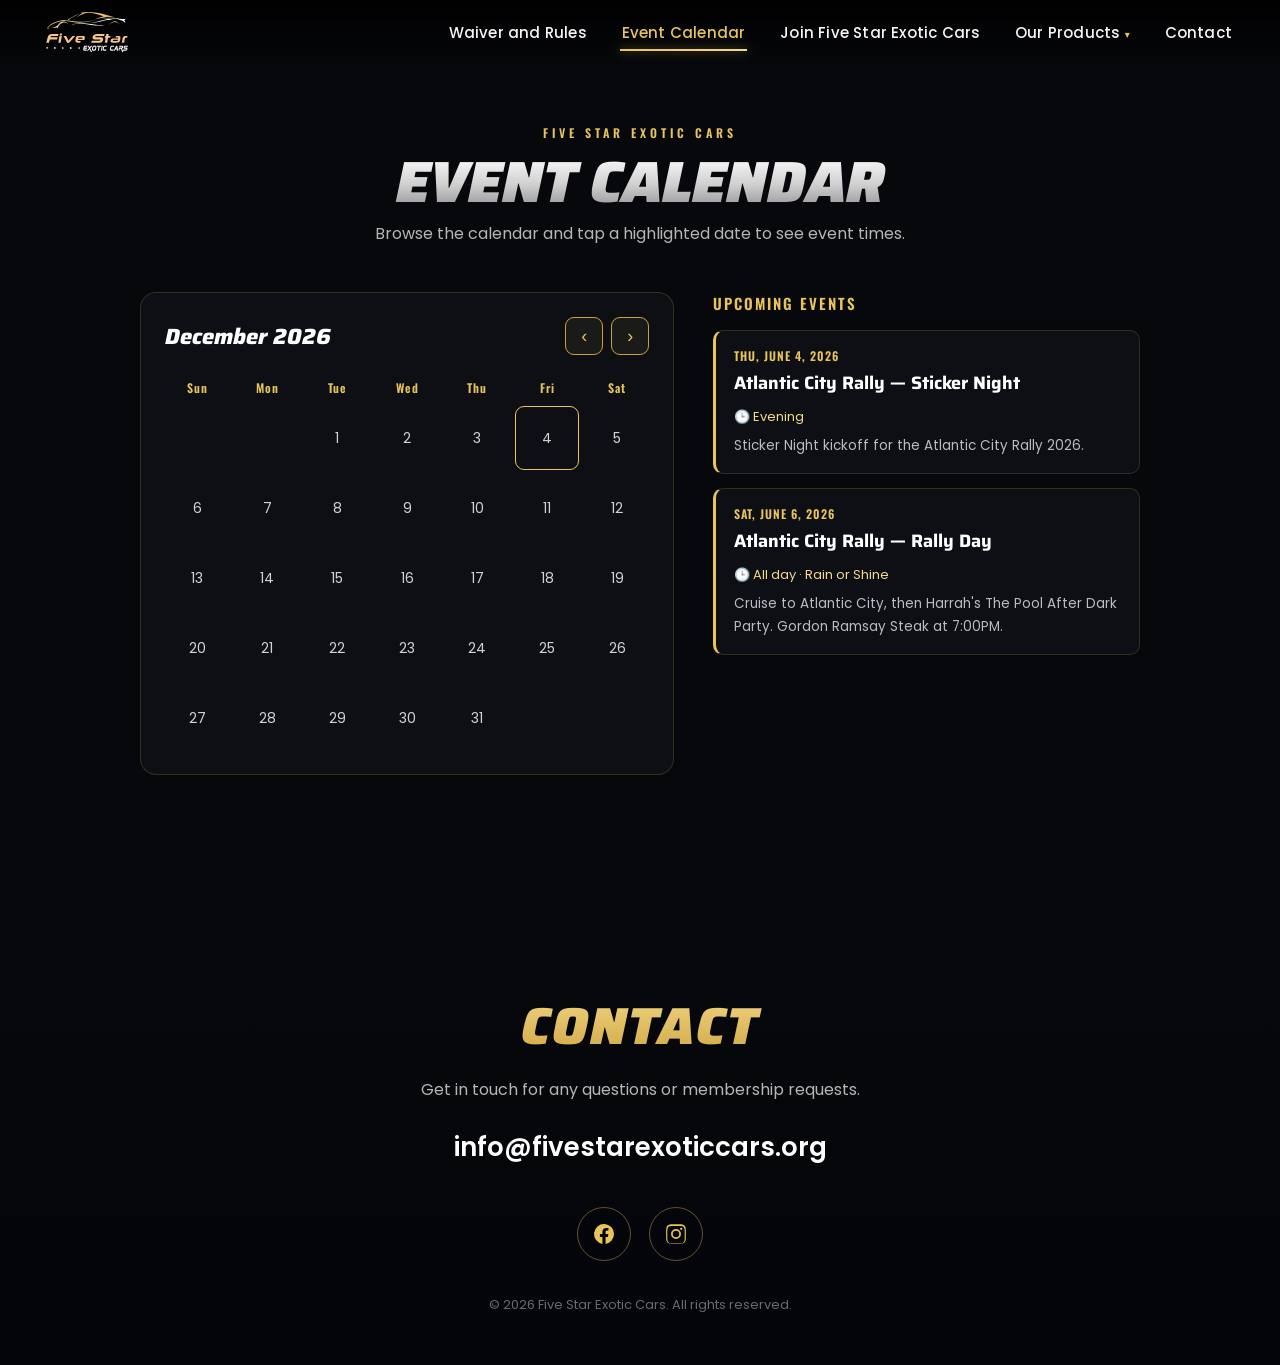
<file: event-calendar.html>
<!DOCTYPE html>
<html lang="en">
<head>
  <meta charset="UTF-8" />
  <meta name="viewport" content="width=device-width, initial-scale=1.0" />
  <meta name="description" content="Event Calendar — Five Star Exotic Cars upcoming events and rally dates." />
  <title>Event Calendar — Five Star Exotic Cars</title>

  <link rel="preconnect" href="https://fonts.googleapis.com" />
  <link rel="preconnect" href="https://fonts.gstatic.com" crossorigin />
  <link href="https://fonts.googleapis.com/css2?family=Saira+Condensed:wght@700;800;900&family=Kaushan+Script&family=Poppins:ital,wght@0,400;0,500;0,600;0,700;0,800;1,800;1,900&family=Saira:ital,wght@0,700;0,900;1,900&family=Oswald:wght@300;400;600&display=swap" rel="stylesheet" />

  <link rel="stylesheet" href="css/style.css?v=5" />
</head>
<body class="legal-page">

  <!-- ============ NAVBAR ============ -->
  <header class="navbar scrolled" id="navbar">
    <a href="index.html" class="brand" aria-label="Five Star Exotic Cars home">
      <img src="logo.svg" alt="Five Star Exotic Cars" class="brand__logo"
           onerror="this.style.display='none';this.nextElementSibling.style.display='flex';" />
      <span class="brand__fallback" aria-hidden="true">
        <strong>FIVE STAR</strong><em>Exotic Cars</em>
      </span>
    </a>

    <nav class="nav" aria-label="Main menu">
      <ul class="nav__list" id="navList">
        <li><a href="waiver-and-rules.html" class="nav__link">Waiver and Rules</a></li>
        <li><a href="event-calendar.html" class="nav__link nav__link--active">Event Calendar</a></li>
        <li><a href="join.html"           class="nav__link">Join Five Star Exotic Cars</a></li>
        <li class="nav__item--dropdown">
          <a href="products.html" class="nav__link">Our Products <span class="nav__caret" aria-hidden="true">▾</span></a>
          <ul class="nav__dropdown">
            <li><a href="five-star-hats.html" class="nav__dropdown-link">Five Star Hats</a></li>
            <li><a href="five-star-tshirt.html" class="nav__dropdown-link">Five Star Tshirt</a></li>
          </ul>
        </li>
        <li><a href="#contact"  class="nav__link">Contact</a></li>
      </ul>
    </nav>

    <button class="nav-toggle" id="navToggle" aria-label="Toggle menu" aria-expanded="false">
      <span></span><span></span><span></span>
    </button>
  </header>

  <!-- ============ CALENDAR ============ -->
  <main class="cal-page">
    <div class="cal-head">
      <span class="shop__tag">FIVE STAR EXOTIC CARS</span>
      <h1>EVENT CALENDAR</h1>
      <p>Browse the calendar and tap a highlighted date to see event times.</p>
    </div>

    <div class="cal-layout">
      <!-- Calendar -->
      <div class="calendar">
        <div class="calendar__top">
          <span class="calendar__month" id="calMonth">—</span>
          <div class="calendar__nav">
            <button type="button" id="calPrev" aria-label="Previous month">‹</button>
            <button type="button" id="calNext" aria-label="Next month">›</button>
          </div>
        </div>
        <div class="calendar__grid" id="calDow"></div>
        <div class="calendar__grid" id="calGrid"></div>
      </div>

      <!-- Events -->
      <aside class="cal-events">
        <h2 id="calEventsTitle">Upcoming Events</h2>
        <div id="calEventsList"></div>
      </aside>
    </div>
  </main>

  <!-- ============ CONTACT ============ -->
  <footer class="contact" id="contact">
    <div class="contact__inner">
      <h2 class="contact__title">CONTACT</h2>
      <p class="contact__lead">Get in touch for any questions or membership requests.</p>

      <a href="mailto:info@fivestarexoticcars.org" class="contact__email">info@fivestarexoticcars.org</a>

      <div class="contact__social">
        <a href="https://www.facebook.com/groups/739974193975762" target="_blank" rel="noopener"
           class="social social--fb" aria-label="Facebook Group">
          <svg viewBox="0 0 24 24" aria-hidden="true"><path fill="currentColor" d="M22 12a10 10 0 1 0-11.56 9.88v-6.99H7.9V12h2.54V9.8c0-2.5 1.49-3.89 3.78-3.89 1.09 0 2.24.2 2.24.2v2.46h-1.26c-1.24 0-1.63.77-1.63 1.56V12h2.78l-.44 2.89h-2.34v6.99A10 10 0 0 0 22 12Z"/></svg>
        </a>
        <a href="https://www.instagram.com/five_star_exotic_cars/" target="_blank" rel="noopener"
           class="social social--ig" aria-label="Instagram">
          <svg viewBox="0 0 24 24" aria-hidden="true"><path fill="currentColor" d="M12 2.16c3.2 0 3.58.01 4.85.07 1.17.05 1.8.25 2.23.41.56.22.96.48 1.38.9.42.42.68.82.9 1.38.16.42.36 1.06.41 2.23.06 1.27.07 1.65.07 4.85s-.01 3.58-.07 4.85c-.05 1.17-.25 1.8-.41 2.23-.22.56-.48.96-.9 1.38-.42.42-.82.68-1.38.9-.42.16-1.06.36-2.23.41-1.27.06-1.65.07-4.85.07s-3.58-.01-4.85-.07c-1.17-.05-1.8-.25-2.23-.41a3.7 3.7 0 0 1-1.38-.9 3.7 3.7 0 0 1-.9-1.38c-.16-.42-.36-1.06-.41-2.23C2.17 15.58 2.16 15.2 2.16 12s.01-3.58.07-4.85c.05-1.17.25-1.8.41-2.23.22-.56.48-.96.9-1.38.42-.42.82-.68 1.38-.9.42-.16 1.06-.36 2.23-.41C8.42 2.17 8.8 2.16 12 2.16Zm0 1.8c-3.15 0-3.52.01-4.76.07-.92.04-1.42.2-1.75.33-.44.17-.75.37-1.08.7-.33.33-.53.64-.7 1.08-.13.33-.29.83-.33 1.75-.06 1.24-.07 1.61-.07 4.76s.01 3.52.07 4.76c.04.92.2 1.42.33 1.75.17.44.37.75.7 1.08.33.33.64.53 1.08.7.33.13.83.29 1.75.33 1.24.06 1.61.07 4.76.07s3.52-.01 4.76-.07c.92-.04 1.42-.2 1.75-.33.44-.17.75-.37 1.08-.7.33-.33.53-.64.7-1.08.13-.33.29-.83.33-1.75.06-1.24.07-1.61.07-4.76s-.01-3.52-.07-4.76c-.04-.92-.2-1.42-.33-1.75a2.9 2.9 0 0 0-.7-1.08 2.9 2.9 0 0 0-1.08-.7c-.33-.13-.83-.29-1.75-.33-1.24-.06-1.61-.07-4.76-.07Zm0 3.07a4.97 4.97 0 1 1 0 9.94 4.97 4.97 0 0 1 0-9.94Zm0 8.2a3.23 3.23 0 1 0 0-6.46 3.23 3.23 0 0 0 0 6.46Zm6.34-8.4a1.16 1.16 0 1 1-2.32 0 1.16 1.16 0 0 1 2.32 0Z"/></svg>
        </a>
      </div>

      <p class="contact__copy">© 2026 Five Star Exotic Cars. All rights reserved.</p>
    </div>
  </footer>

  <script src="js/main.js?v=5"></script>
</body>
</html>
</file>
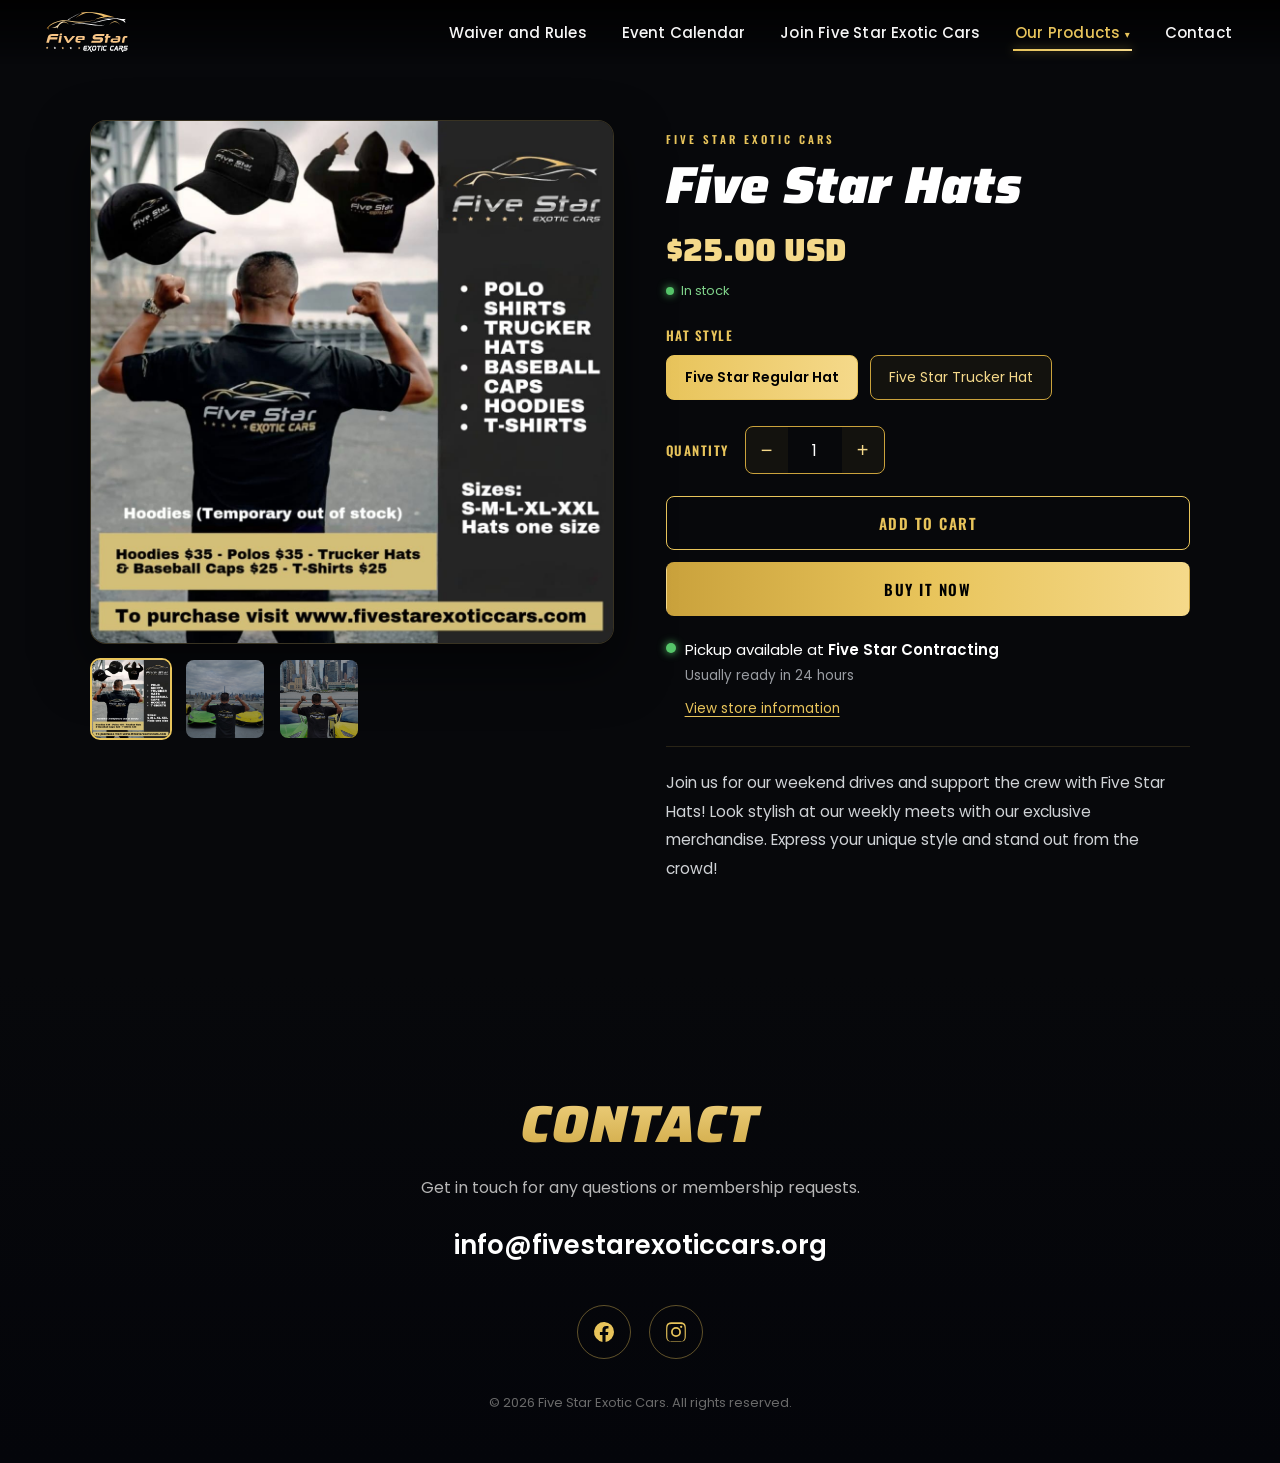
<file: five-star-hats.html>
<!DOCTYPE html>
<html lang="en">
<head>
  <meta charset="UTF-8" />
  <meta name="viewport" content="width=device-width, initial-scale=1.0" />
  <meta name="description" content="Five Star Hats — Five Star Exotic Cars exclusive merchandise. $25.00 USD." />
  <title>Five Star Hats — Five Star Exotic Cars</title>

  <link rel="preconnect" href="https://fonts.googleapis.com" />
  <link rel="preconnect" href="https://fonts.gstatic.com" crossorigin />
  <link href="https://fonts.googleapis.com/css2?family=Saira+Condensed:wght@700;800;900&family=Kaushan+Script&family=Poppins:ital,wght@0,400;0,500;0,600;0,700;0,800;1,800;1,900&family=Saira:ital,wght@0,700;0,900;1,900&family=Oswald:wght@300;400;600&display=swap" rel="stylesheet" />

  <link rel="stylesheet" href="css/style.css?v=5" />
</head>
<body class="legal-page">

  <!-- ============ NAVBAR ============ -->
  <header class="navbar scrolled" id="navbar">
    <a href="index.html" class="brand" aria-label="Five Star Exotic Cars home">
      <img src="logo.svg" alt="Five Star Exotic Cars" class="brand__logo"
           onerror="this.style.display='none';this.nextElementSibling.style.display='flex';" />
      <span class="brand__fallback" aria-hidden="true">
        <strong>FIVE STAR</strong><em>Exotic Cars</em>
      </span>
    </a>

    <nav class="nav" aria-label="Main menu">
      <ul class="nav__list" id="navList">
        <li><a href="waiver-and-rules.html" class="nav__link">Waiver and Rules</a></li>
        <li><a href="event-calendar.html" class="nav__link">Event Calendar</a></li>
        <li><a href="join.html"           class="nav__link">Join Five Star Exotic Cars</a></li>
        <li class="nav__item--dropdown">
          <a href="products.html" class="nav__link nav__link--active">Our Products <span class="nav__caret" aria-hidden="true">▾</span></a>
          <ul class="nav__dropdown">
            <li><a href="five-star-hats.html" class="nav__dropdown-link">Five Star Hats</a></li>
            <li><a href="five-star-tshirt.html" class="nav__dropdown-link">Five Star Tshirt</a></li>
          </ul>
        </li>
        <li><a href="#contact"  class="nav__link">Contact</a></li>
      </ul>
    </nav>

    <button class="nav-toggle" id="navToggle" aria-label="Toggle menu" aria-expanded="false">
      <span></span><span></span><span></span>
    </button>
  </header>

  <!-- ============ PRODUCT ============ -->
  <main class="product">
    <div class="product__grid">

      <!-- Gallery -->
      <div class="product__gallery">
        <div class="product__main">
          <img src="hat1.jpg" alt="Five Star Hats" id="productMain" />
        </div>
        <div class="product__thumbs" id="productThumbs">
          <div class="product__thumb active"><img src="hat1.jpg" alt="Five Star Hats merch" /></div>
          <div class="product__thumb"><img src="hat2.jpg" alt="Five Star Exotic Cars" /></div>
          <div class="product__thumb"><img src="hat3.jpg" alt="Five Star Exotic Cars" /></div>
        </div>
      </div>

      <!-- Info -->
      <div class="product__info">
        <span class="product__tag">FIVE STAR EXOTIC CARS</span>
        <h1 class="product__title">Five Star Hats</h1>
        <div class="product__price">$25.00 USD</div>
        <div class="product__stock">In stock</div>

        <span class="opt-label">Hat Style</span>
        <div class="opt-list" id="hatOptions">
          <button type="button" class="opt active">Five Star Regular Hat</button>
          <button type="button" class="opt">Five Star Trucker Hat</button>
        </div>

        <div class="product__qtyrow">
          <span class="opt-label" style="margin:0">Quantity</span>
          <div class="qty">
            <button type="button" data-step="-1" aria-label="Decrease">−</button>
            <input type="number" id="qty" value="1" min="1" />
            <button type="button" data-step="1" aria-label="Increase">+</button>
          </div>
        </div>

        <div class="product__buttons">
          <button type="button" class="btn--cart" id="addToCart">Add to cart</button>
          <button type="button" class="btn--buy" id="buyNow">Buy it now</button>
        </div>

        <div class="product__pickup">
          <p class="product__pickup-title"><span class="dot"></span><span>Pickup available at <strong>Five Star Contracting</strong></span></p>
          <p class="product__pickup-sub">Usually ready in 24 hours</p>
          <button type="button" class="product__pickup-link" aria-expanded="false">View store information</button>
          <div class="product__store-info" hidden>
            <strong>Five Star Contracting</strong>
            Usually ready in 24 hours<br />
            <a href="mailto:info@fivestarexoticcars.org">info@fivestarexoticcars.org</a>
          </div>
        </div>

        <p class="product__desc">Join us for our weekend drives and support the crew with Five Star Hats! Look stylish at our weekly meets with our exclusive merchandise. Express your unique style and stand out from the crowd!</p>
      </div>

    </div>
  </main>

  <div class="toast" id="toast" role="status" aria-live="polite"></div>

  <!-- ============ CONTACT ============ -->
  <footer class="contact" id="contact">
    <div class="contact__inner">
      <h2 class="contact__title">CONTACT</h2>
      <p class="contact__lead">Get in touch for any questions or membership requests.</p>

      <a href="mailto:info@fivestarexoticcars.org" class="contact__email">info@fivestarexoticcars.org</a>

      <div class="contact__social">
        <a href="https://www.facebook.com/groups/739974193975762" target="_blank" rel="noopener"
           class="social social--fb" aria-label="Facebook Group">
          <svg viewBox="0 0 24 24" aria-hidden="true"><path fill="currentColor" d="M22 12a10 10 0 1 0-11.56 9.88v-6.99H7.9V12h2.54V9.8c0-2.5 1.49-3.89 3.78-3.89 1.09 0 2.24.2 2.24.2v2.46h-1.26c-1.24 0-1.63.77-1.63 1.56V12h2.78l-.44 2.89h-2.34v6.99A10 10 0 0 0 22 12Z"/></svg>
        </a>
        <a href="https://www.instagram.com/five_star_exotic_cars/" target="_blank" rel="noopener"
           class="social social--ig" aria-label="Instagram">
          <svg viewBox="0 0 24 24" aria-hidden="true"><path fill="currentColor" d="M12 2.16c3.2 0 3.58.01 4.85.07 1.17.05 1.8.25 2.23.41.56.22.96.48 1.38.9.42.42.68.82.9 1.38.16.42.36 1.06.41 2.23.06 1.27.07 1.65.07 4.85s-.01 3.58-.07 4.85c-.05 1.17-.25 1.8-.41 2.23-.22.56-.48.96-.9 1.38-.42.42-.82.68-1.38.9-.42.16-1.06.36-2.23.41-1.27.06-1.65.07-4.85.07s-3.58-.01-4.85-.07c-1.17-.05-1.8-.25-2.23-.41a3.7 3.7 0 0 1-1.38-.9 3.7 3.7 0 0 1-.9-1.38c-.16-.42-.36-1.06-.41-2.23C2.17 15.58 2.16 15.2 2.16 12s.01-3.58.07-4.85c.05-1.17.25-1.8.41-2.23.22-.56.48-.96.9-1.38.42-.42.82-.68 1.38-.9.42-.16 1.06-.36 2.23-.41C8.42 2.17 8.8 2.16 12 2.16Zm0 1.8c-3.15 0-3.52.01-4.76.07-.92.04-1.42.2-1.75.33-.44.17-.75.37-1.08.7-.33.33-.53.64-.7 1.08-.13.33-.29.83-.33 1.75-.06 1.24-.07 1.61-.07 4.76s.01 3.52.07 4.76c.04.92.2 1.42.33 1.75.17.44.37.75.7 1.08.33.33.64.53 1.08.7.33.13.83.29 1.75.33 1.24.06 1.61.07 4.76.07s3.52-.01 4.76-.07c.92-.04 1.42-.2 1.75-.33.44-.17.75-.37 1.08-.7.33-.33.53-.64.7-1.08.13-.33.29-.83.33-1.75.06-1.24.07-1.61.07-4.76s-.01-3.52-.07-4.76c-.04-.92-.2-1.42-.33-1.75a2.9 2.9 0 0 0-.7-1.08 2.9 2.9 0 0 0-1.08-.7c-.33-.13-.83-.29-1.75-.33-1.24-.06-1.61-.07-4.76-.07Zm0 3.07a4.97 4.97 0 1 1 0 9.94 4.97 4.97 0 0 1 0-9.94Zm0 8.2a3.23 3.23 0 1 0 0-6.46 3.23 3.23 0 0 0 0 6.46Zm6.34-8.4a1.16 1.16 0 1 1-2.32 0 1.16 1.16 0 0 1 2.32 0Z"/></svg>
        </a>
      </div>

      <p class="contact__copy">© 2026 Five Star Exotic Cars. All rights reserved.</p>
    </div>
  </footer>

  <script src="js/main.js?v=5"></script>
</body>
</html>
</file>
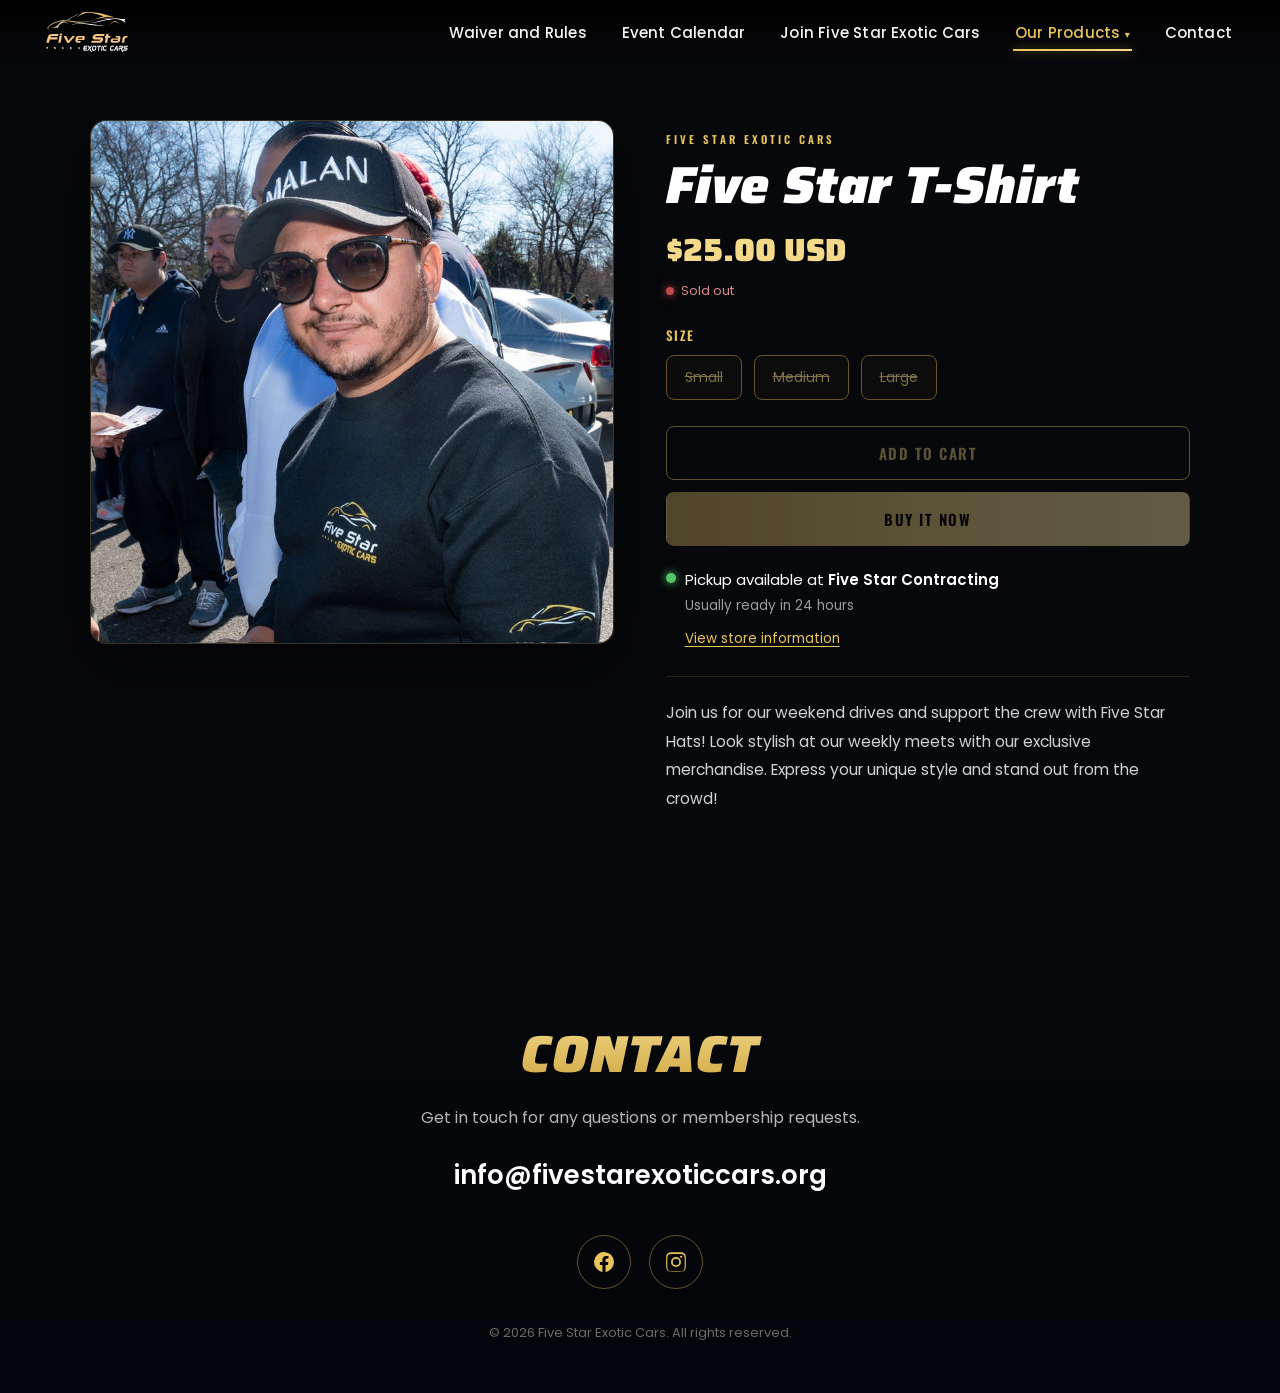
<file: five-star-tshirt.html>
<!DOCTYPE html>
<html lang="en">
<head>
  <meta charset="UTF-8" />
  <meta name="viewport" content="width=device-width, initial-scale=1.0" />
  <meta name="description" content="Five Star T-Shirt — Five Star Exotic Cars exclusive merchandise. $25.00 USD." />
  <title>Five Star T-Shirt — Five Star Exotic Cars</title>

  <link rel="preconnect" href="https://fonts.googleapis.com" />
  <link rel="preconnect" href="https://fonts.gstatic.com" crossorigin />
  <link href="https://fonts.googleapis.com/css2?family=Saira+Condensed:wght@700;800;900&family=Kaushan+Script&family=Poppins:ital,wght@0,400;0,500;0,600;0,700;0,800;1,800;1,900&family=Saira:ital,wght@0,700;0,900;1,900&family=Oswald:wght@300;400;600&display=swap" rel="stylesheet" />

  <link rel="stylesheet" href="css/style.css?v=5" />
</head>
<body class="legal-page">

  <!-- ============ NAVBAR ============ -->
  <header class="navbar scrolled" id="navbar">
    <a href="index.html" class="brand" aria-label="Five Star Exotic Cars home">
      <img src="logo.svg" alt="Five Star Exotic Cars" class="brand__logo"
           onerror="this.style.display='none';this.nextElementSibling.style.display='flex';" />
      <span class="brand__fallback" aria-hidden="true">
        <strong>FIVE STAR</strong><em>Exotic Cars</em>
      </span>
    </a>

    <nav class="nav" aria-label="Main menu">
      <ul class="nav__list" id="navList">
        <li><a href="waiver-and-rules.html" class="nav__link">Waiver and Rules</a></li>
        <li><a href="event-calendar.html" class="nav__link">Event Calendar</a></li>
        <li><a href="join.html"           class="nav__link">Join Five Star Exotic Cars</a></li>
        <li class="nav__item--dropdown">
          <a href="products.html" class="nav__link nav__link--active">Our Products <span class="nav__caret" aria-hidden="true">▾</span></a>
          <ul class="nav__dropdown">
            <li><a href="five-star-hats.html" class="nav__dropdown-link">Five Star Hats</a></li>
            <li><a href="five-star-tshirt.html" class="nav__dropdown-link">Five Star Tshirt</a></li>
          </ul>
        </li>
        <li><a href="#contact"  class="nav__link">Contact</a></li>
      </ul>
    </nav>

    <button class="nav-toggle" id="navToggle" aria-label="Toggle menu" aria-expanded="false">
      <span></span><span></span><span></span>
    </button>
  </header>

  <!-- ============ PRODUCT ============ -->
  <main class="product">
    <div class="product__grid">

      <!-- Gallery -->
      <div class="product__gallery">
        <div class="product__main">
          <img src="tshirt1.jpg" alt="Five Star T-Shirt" id="productMain" />
        </div>
      </div>

      <!-- Info -->
      <div class="product__info">
        <span class="product__tag">FIVE STAR EXOTIC CARS</span>
        <h1 class="product__title">Five Star T-Shirt</h1>
        <div class="product__price">$25.00 USD</div>
        <div class="product__stock product__stock--out">Sold out</div>

        <span class="opt-label">Size</span>
        <div class="opt-list" id="sizeOptions">
          <button type="button" class="opt is-out" disabled>Small</button>
          <button type="button" class="opt is-out" disabled>Medium</button>
          <button type="button" class="opt is-out" disabled>Large</button>
        </div>

        <div class="product__buttons">
          <button type="button" class="btn--cart" disabled>Add to cart</button>
          <button type="button" class="btn--buy" disabled>Buy it now</button>
        </div>

        <div class="product__pickup">
          <p class="product__pickup-title"><span class="dot"></span><span>Pickup available at <strong>Five Star Contracting</strong></span></p>
          <p class="product__pickup-sub">Usually ready in 24 hours</p>
          <button type="button" class="product__pickup-link" aria-expanded="false">View store information</button>
          <div class="product__store-info" hidden>
            <strong>Five Star Contracting</strong>
            Usually ready in 24 hours<br />
            <a href="mailto:info@fivestarexoticcars.org">info@fivestarexoticcars.org</a>
          </div>
        </div>

        <p class="product__desc">Join us for our weekend drives and support the crew with Five Star Hats! Look stylish at our weekly meets with our exclusive merchandise. Express your unique style and stand out from the crowd!</p>
      </div>

    </div>
  </main>

  <!-- ============ CONTACT ============ -->
  <footer class="contact" id="contact">
    <div class="contact__inner">
      <h2 class="contact__title">CONTACT</h2>
      <p class="contact__lead">Get in touch for any questions or membership requests.</p>

      <a href="mailto:info@fivestarexoticcars.org" class="contact__email">info@fivestarexoticcars.org</a>

      <div class="contact__social">
        <a href="https://www.facebook.com/groups/739974193975762" target="_blank" rel="noopener"
           class="social social--fb" aria-label="Facebook Group">
          <svg viewBox="0 0 24 24" aria-hidden="true"><path fill="currentColor" d="M22 12a10 10 0 1 0-11.56 9.88v-6.99H7.9V12h2.54V9.8c0-2.5 1.49-3.89 3.78-3.89 1.09 0 2.24.2 2.24.2v2.46h-1.26c-1.24 0-1.63.77-1.63 1.56V12h2.78l-.44 2.89h-2.34v6.99A10 10 0 0 0 22 12Z"/></svg>
        </a>
        <a href="https://www.instagram.com/five_star_exotic_cars/" target="_blank" rel="noopener"
           class="social social--ig" aria-label="Instagram">
          <svg viewBox="0 0 24 24" aria-hidden="true"><path fill="currentColor" d="M12 2.16c3.2 0 3.58.01 4.85.07 1.17.05 1.8.25 2.23.41.56.22.96.48 1.38.9.42.42.68.82.9 1.38.16.42.36 1.06.41 2.23.06 1.27.07 1.65.07 4.85s-.01 3.58-.07 4.85c-.05 1.17-.25 1.8-.41 2.23-.22.56-.48.96-.9 1.38-.42.42-.82.68-1.38.9-.42.16-1.06.36-2.23.41-1.27.06-1.65.07-4.85.07s-3.58-.01-4.85-.07c-1.17-.05-1.8-.25-2.23-.41a3.7 3.7 0 0 1-1.38-.9 3.7 3.7 0 0 1-.9-1.38c-.16-.42-.36-1.06-.41-2.23C2.17 15.58 2.16 15.2 2.16 12s.01-3.58.07-4.85c.05-1.17.25-1.8.41-2.23.22-.56.48-.96.9-1.38.42-.42.82-.68 1.38-.9.42-.16 1.06-.36 2.23-.41C8.42 2.17 8.8 2.16 12 2.16Zm0 1.8c-3.15 0-3.52.01-4.76.07-.92.04-1.42.2-1.75.33-.44.17-.75.37-1.08.7-.33.33-.53.64-.7 1.08-.13.33-.29.83-.33 1.75-.06 1.24-.07 1.61-.07 4.76s.01 3.52.07 4.76c.04.92.2 1.42.33 1.75.17.44.37.75.7 1.08.33.33.64.53 1.08.7.33.13.83.29 1.75.33 1.24.06 1.61.07 4.76.07s3.52-.01 4.76-.07c.92-.04 1.42-.2 1.75-.33.44-.17.75-.37 1.08-.7.33-.33.53-.64.7-1.08.13-.33.29-.83.33-1.75.06-1.24.07-1.61.07-4.76s-.01-3.52-.07-4.76c-.04-.92-.2-1.42-.33-1.75a2.9 2.9 0 0 0-.7-1.08 2.9 2.9 0 0 0-1.08-.7c-.33-.13-.83-.29-1.75-.33-1.24-.06-1.61-.07-4.76-.07Zm0 3.07a4.97 4.97 0 1 1 0 9.94 4.97 4.97 0 0 1 0-9.94Zm0 8.2a3.23 3.23 0 1 0 0-6.46 3.23 3.23 0 0 0 0 6.46Zm6.34-8.4a1.16 1.16 0 1 1-2.32 0 1.16 1.16 0 0 1 2.32 0Z"/></svg>
        </a>
      </div>

      <p class="contact__copy">© 2026 Five Star Exotic Cars. All rights reserved.</p>
    </div>
  </footer>

  <script src="js/main.js?v=5"></script>
</body>
</html>
</file>
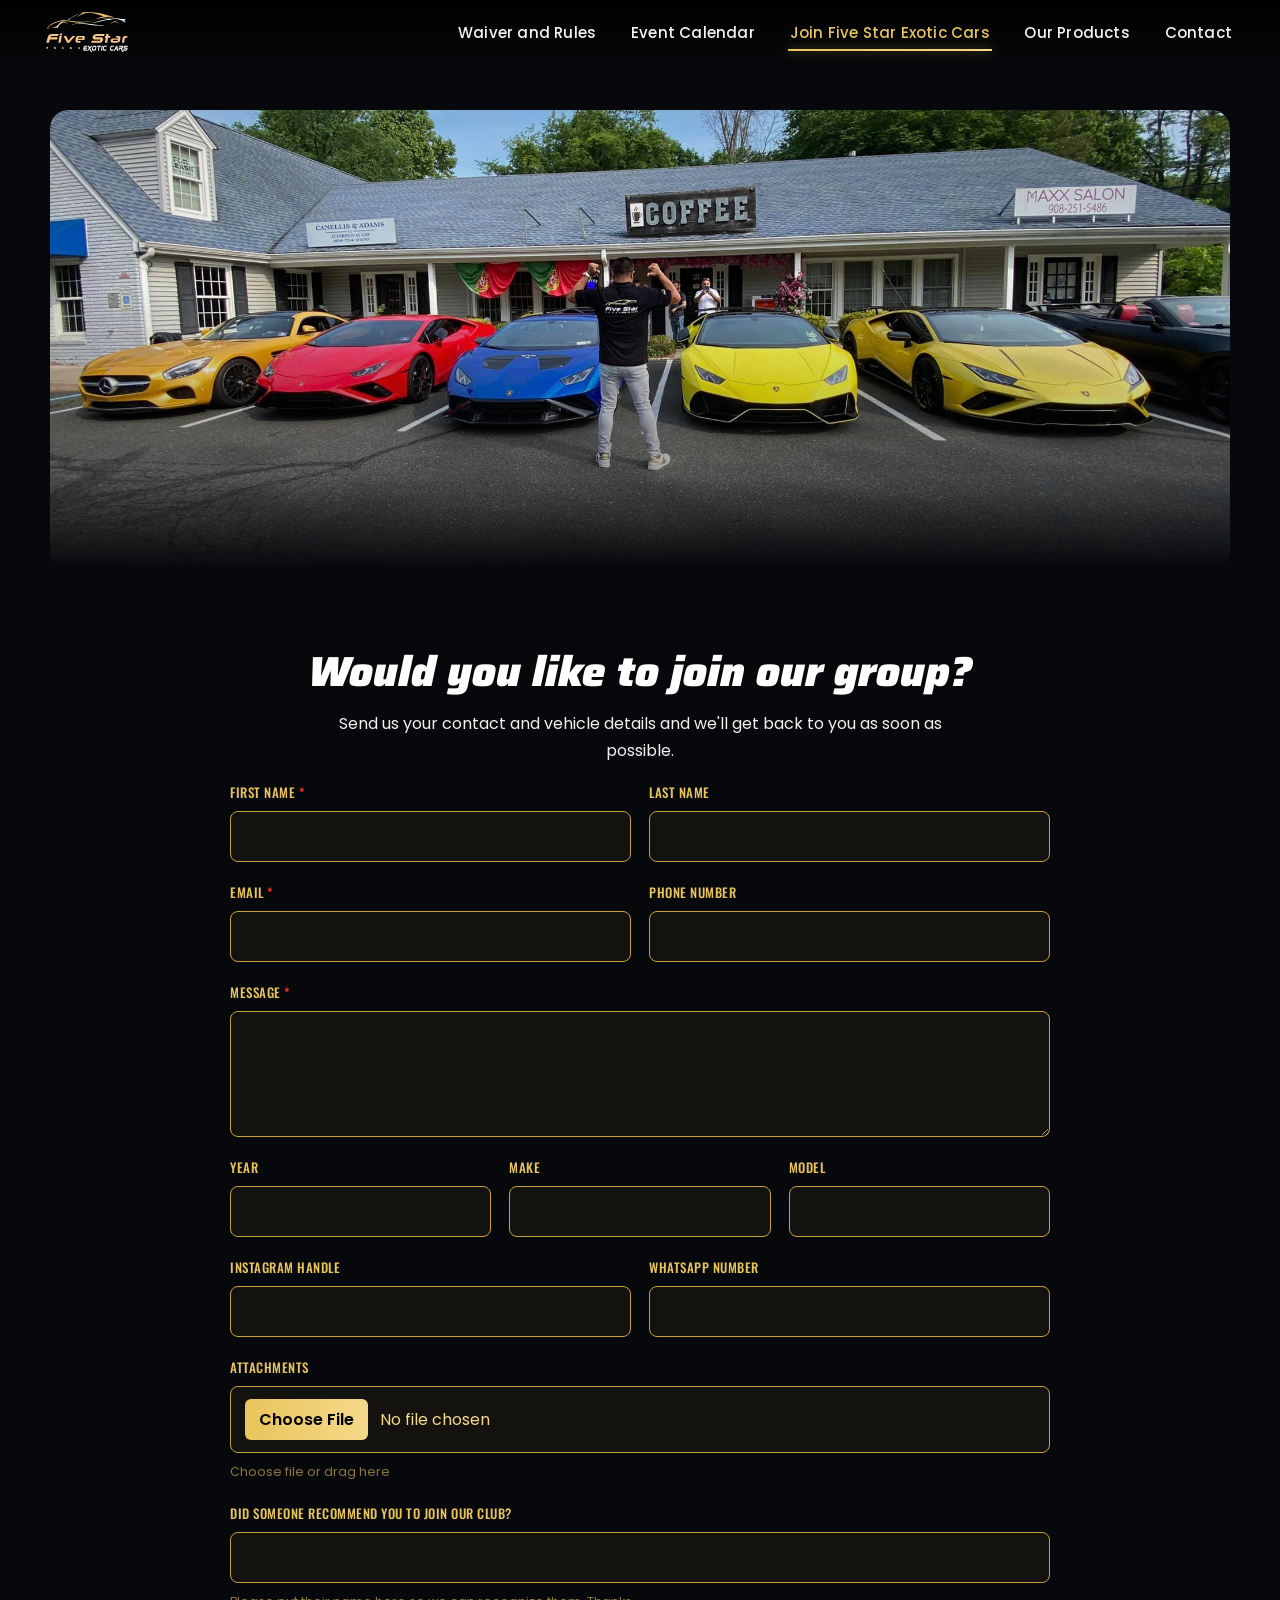
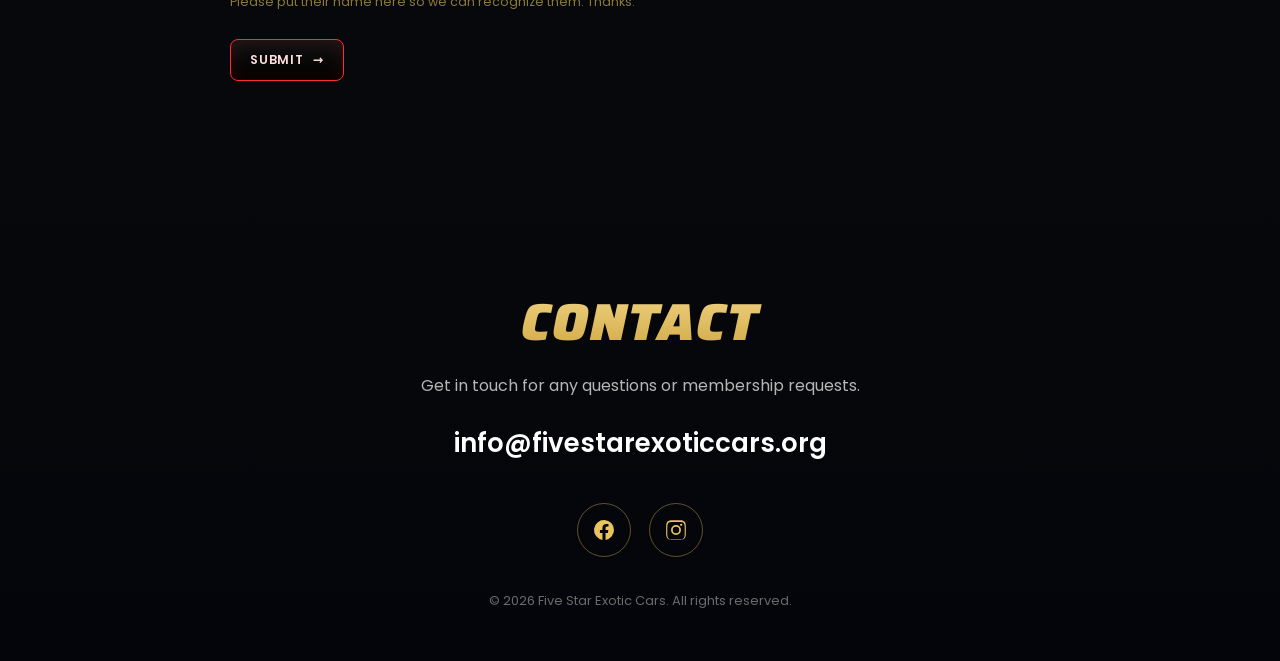
<file: join.html>
<!DOCTYPE html>
<html lang="en">
<head>
  <meta charset="UTF-8" />
  <meta name="viewport" content="width=device-width, initial-scale=1.0" />
  <meta name="description" content="Join Five Star Exotic Cars — Five Star Driver Profile application." />
  <title>Join — Five Star Exotic Cars</title>

  <link rel="preconnect" href="https://fonts.googleapis.com" />
  <link rel="preconnect" href="https://fonts.gstatic.com" crossorigin />
  <link href="https://fonts.googleapis.com/css2?family=Saira+Condensed:wght@700;800;900&family=Kaushan+Script&family=Poppins:ital,wght@0,400;0,500;0,600;0,700;0,800;1,800;1,900&family=Saira:ital,wght@0,700;0,900;1,900&family=Oswald:wght@300;400;600&display=swap" rel="stylesheet" />

  <link rel="stylesheet" href="css/style.css?v=5" />
</head>
<body class="legal-page">

  <!-- ============ NAVBAR ============ -->
  <header class="navbar scrolled" id="navbar">
    <a href="index.html" class="brand" aria-label="Five Star Exotic Cars home">
      <img src="logo.svg" alt="Five Star Exotic Cars" class="brand__logo"
           onerror="this.style.display='none';this.nextElementSibling.style.display='flex';" />
      <span class="brand__fallback" aria-hidden="true">
        <strong>FIVE STAR</strong><em>Exotic Cars</em>
      </span>
    </a>

    <nav class="nav" aria-label="Main menu">
      <ul class="nav__list" id="navList">
        <li><a href="waiver-and-rules.html" class="nav__link">Waiver and Rules</a></li>
        <li><a href="event-calendar.html" class="nav__link">Event Calendar</a></li>
        <li><a href="join.html"           class="nav__link nav__link--active">Join Five Star Exotic Cars</a></li>
        <li><a href="products.html" class="nav__link">Our Products</a></li>
        <li><a href="#contact"  class="nav__link">Contact</a></li>
      </ul>
    </nav>

    <button class="nav-toggle" id="navToggle" aria-label="Toggle menu" aria-expanded="false">
      <span></span><span></span><span></span>
    </button>
  </header>

  <!-- ============ BANNER ============ -->
  <section class="waiver-banner">
    <div class="waiver-banner__frame">
      <img src="join-photo.jpg" alt="Five Star Exotic Cars meet" />
    </div>
  </section>

  <!-- ============ DRIVER PROFILE FORM ============ -->
  <main class="legal waiver-doc">
    <div class="legal__inner">
      <h1 class="doc-h1">Would you like to join our group?</h1>
      <p class="join-intro">Send us your contact and vehicle details and we'll get back to you as soon as possible.</p>

      <form class="waiver-form" id="waiverForm" novalidate>
        <div class="fsform">

          <div class="fsform__row">
            <label class="fsform__field">
              <span class="fsform__label">First name <span class="req">*</span></span>
              <input type="text" name="first_name" required />
            </label>
            <label class="fsform__field">
              <span class="fsform__label">Last name</span>
              <input type="text" name="last_name" />
            </label>
          </div>

          <div class="fsform__row">
            <label class="fsform__field">
              <span class="fsform__label">Email <span class="req">*</span></span>
              <input type="email" name="email" required />
            </label>
            <label class="fsform__field">
              <span class="fsform__label">Phone Number</span>
              <input type="tel" name="phone" />
            </label>
          </div>

          <label class="fsform__field">
            <span class="fsform__label">Message <span class="req">*</span></span>
            <textarea name="message" rows="4" required></textarea>
          </label>

          <div class="fsform__row fsform__row--3">
            <label class="fsform__field">
              <span class="fsform__label">Year</span>
              <input type="text" name="year" />
            </label>
            <label class="fsform__field">
              <span class="fsform__label">Make</span>
              <input type="text" name="make" />
            </label>
            <label class="fsform__field">
              <span class="fsform__label">Model</span>
              <input type="text" name="model" />
            </label>
          </div>

          <div class="fsform__row">
            <label class="fsform__field">
              <span class="fsform__label">Instagram Handle</span>
              <input type="text" name="instagram" />
            </label>
            <label class="fsform__field">
              <span class="fsform__label">Whatsapp Number</span>
              <input type="text" name="whatsapp" />
            </label>
          </div>

          <label class="fsform__field">
            <span class="fsform__label">Attachments</span>
            <input type="file" name="attachments" class="fsform__file" />
            <small class="fsform__hint">Choose file or drag here</small>
          </label>

          <label class="fsform__field">
            <span class="fsform__label">Did someone recommend you to join our club?</span>
            <input type="text" name="recommended" />
            <small class="fsform__hint">Please put their name here so we can recognize them. Thanks.</small>
          </label>

          <button type="submit" class="btn btn--red fsform__submit">
            <span>SUBMIT</span><span class="btn__arrow">→</span>
          </button>
        </div>
      </form>

      <div class="fsform__success" id="waiverSuccess" hidden>
        <h3>Thanks for getting in touch!</h3>
        <p>We appreciate you contacting us. One of our colleagues will get back in touch with you soon!</p>
      </div>
    </div>
  </main>

  <!-- ============ CONTACT ============ -->
  <footer class="contact" id="contact">
    <div class="contact__inner">
      <h2 class="contact__title">CONTACT</h2>
      <p class="contact__lead">Get in touch for any questions or membership requests.</p>

      <a href="mailto:info@fivestarexoticcars.org" class="contact__email">info@fivestarexoticcars.org</a>

      <div class="contact__social">
        <a href="https://www.facebook.com/groups/739974193975762" target="_blank" rel="noopener"
           class="social social--fb" aria-label="Facebook Group">
          <svg viewBox="0 0 24 24" aria-hidden="true"><path fill="currentColor" d="M22 12a10 10 0 1 0-11.56 9.88v-6.99H7.9V12h2.54V9.8c0-2.5 1.49-3.89 3.78-3.89 1.09 0 2.24.2 2.24.2v2.46h-1.26c-1.24 0-1.63.77-1.63 1.56V12h2.78l-.44 2.89h-2.34v6.99A10 10 0 0 0 22 12Z"/></svg>
        </a>
        <a href="https://www.instagram.com/five_star_exotic_cars/" target="_blank" rel="noopener"
           class="social social--ig" aria-label="Instagram">
          <svg viewBox="0 0 24 24" aria-hidden="true"><path fill="currentColor" d="M12 2.16c3.2 0 3.58.01 4.85.07 1.17.05 1.8.25 2.23.41.56.22.96.48 1.38.9.42.42.68.82.9 1.38.16.42.36 1.06.41 2.23.06 1.27.07 1.65.07 4.85s-.01 3.58-.07 4.85c-.05 1.17-.25 1.8-.41 2.23-.22.56-.48.96-.9 1.38-.42.42-.82.68-1.38.9-.42.16-1.06.36-2.23.41-1.27.06-1.65.07-4.85.07s-3.58-.01-4.85-.07c-1.17-.05-1.8-.25-2.23-.41a3.7 3.7 0 0 1-1.38-.9 3.7 3.7 0 0 1-.9-1.38c-.16-.42-.36-1.06-.41-2.23C2.17 15.58 2.16 15.2 2.16 12s.01-3.58.07-4.85c.05-1.17.25-1.8.41-2.23.22-.56.48-.96.9-1.38.42-.42.82-.68 1.38-.9.42-.16 1.06-.36 2.23-.41C8.42 2.17 8.8 2.16 12 2.16Zm0 1.8c-3.15 0-3.52.01-4.76.07-.92.04-1.42.2-1.75.33-.44.17-.75.37-1.08.7-.33.33-.53.64-.7 1.08-.13.33-.29.83-.33 1.75-.06 1.24-.07 1.61-.07 4.76s.01 3.52.07 4.76c.04.92.2 1.42.33 1.75.17.44.37.75.7 1.08.33.33.64.53 1.08.7.33.13.83.29 1.75.33 1.24.06 1.61.07 4.76.07s3.52-.01 4.76-.07c.92-.04 1.42-.2 1.75-.33.44-.17.75-.37 1.08-.7.33-.33.53-.64.7-1.08.13-.33.29-.83.33-1.75.06-1.24.07-1.61.07-4.76s-.01-3.52-.07-4.76c-.04-.92-.2-1.42-.33-1.75a2.9 2.9 0 0 0-.7-1.08 2.9 2.9 0 0 0-1.08-.7c-.33-.13-.83-.29-1.75-.33-1.24-.06-1.61-.07-4.76-.07Zm0 3.07a4.97 4.97 0 1 1 0 9.94 4.97 4.97 0 0 1 0-9.94Zm0 8.2a3.23 3.23 0 1 0 0-6.46 3.23 3.23 0 0 0 0 6.46Zm6.34-8.4a1.16 1.16 0 1 1-2.32 0 1.16 1.16 0 0 1 2.32 0Z"/></svg>
        </a>
      </div>

      <p class="contact__copy">© 2026 Five Star Exotic Cars. All rights reserved.</p>
    </div>
  </footer>

  <script src="js/main.js?v=5"></script>
</body>
</html>
</file>
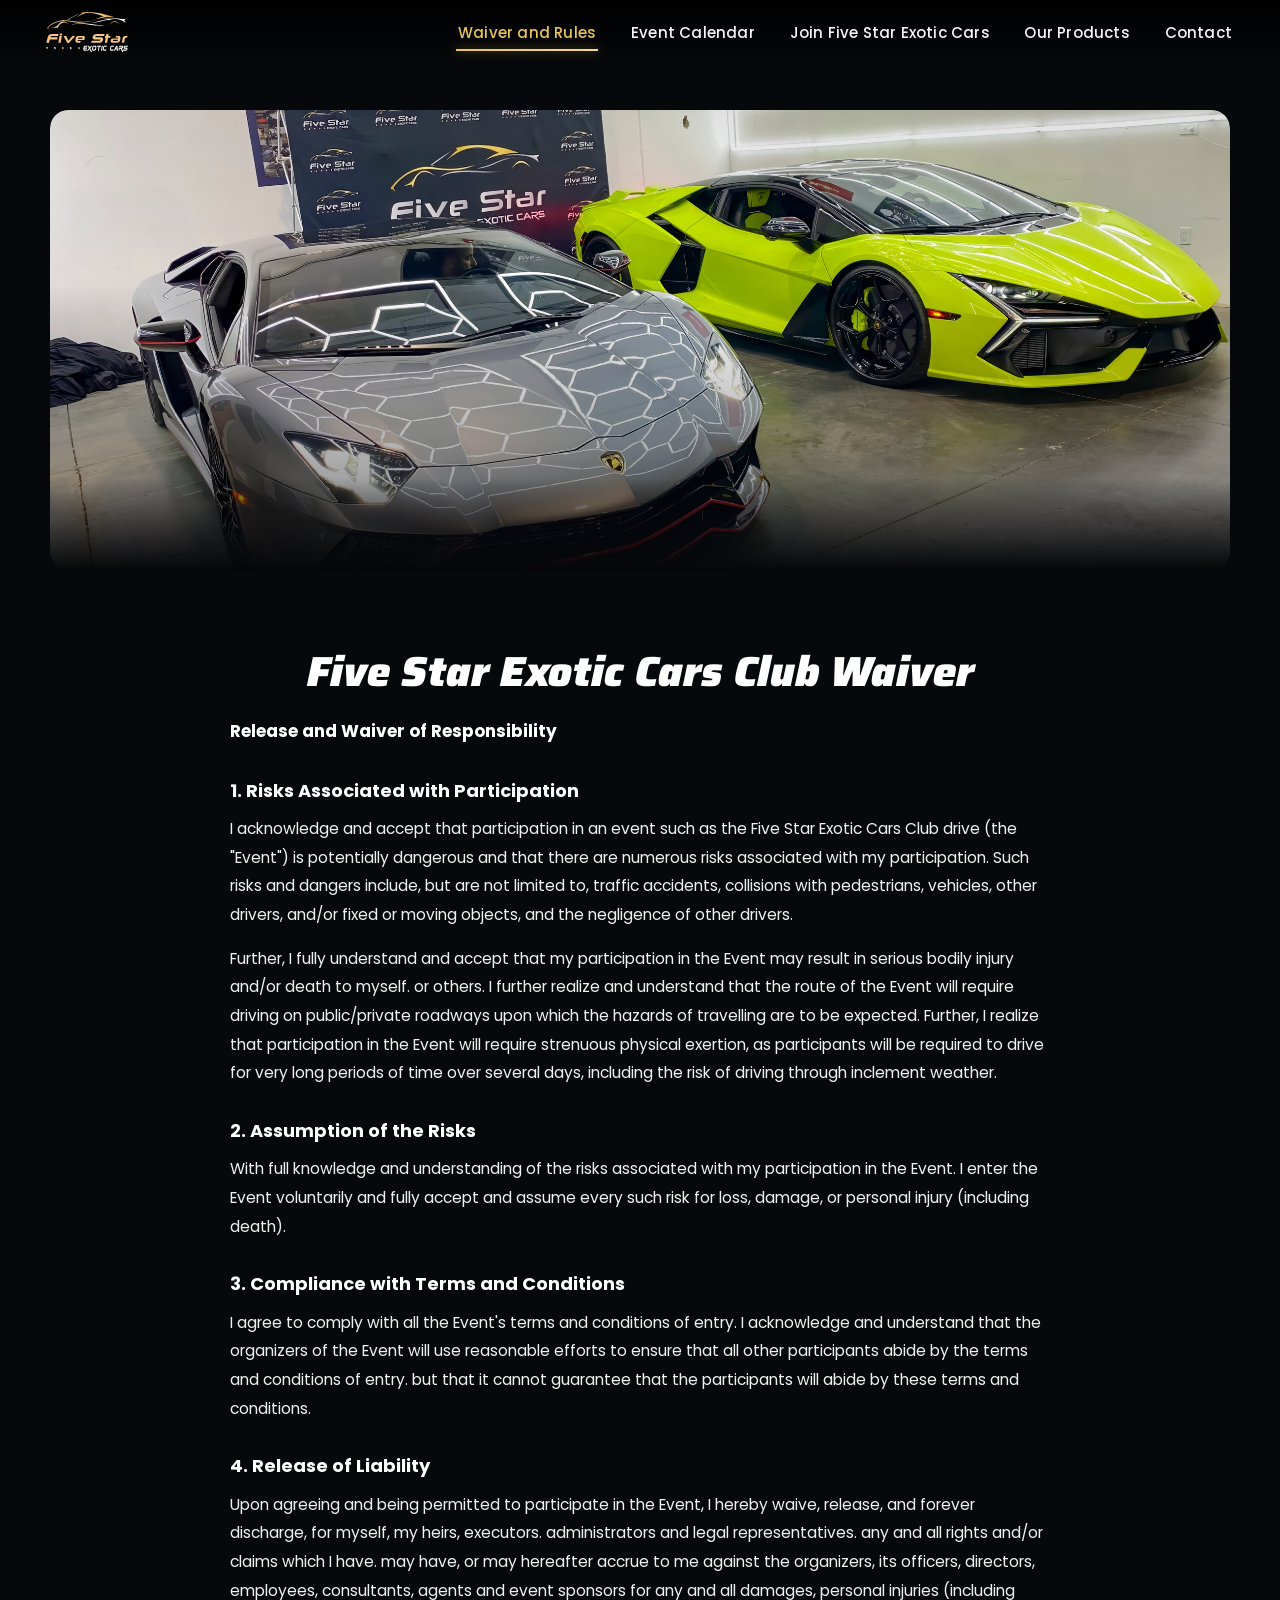
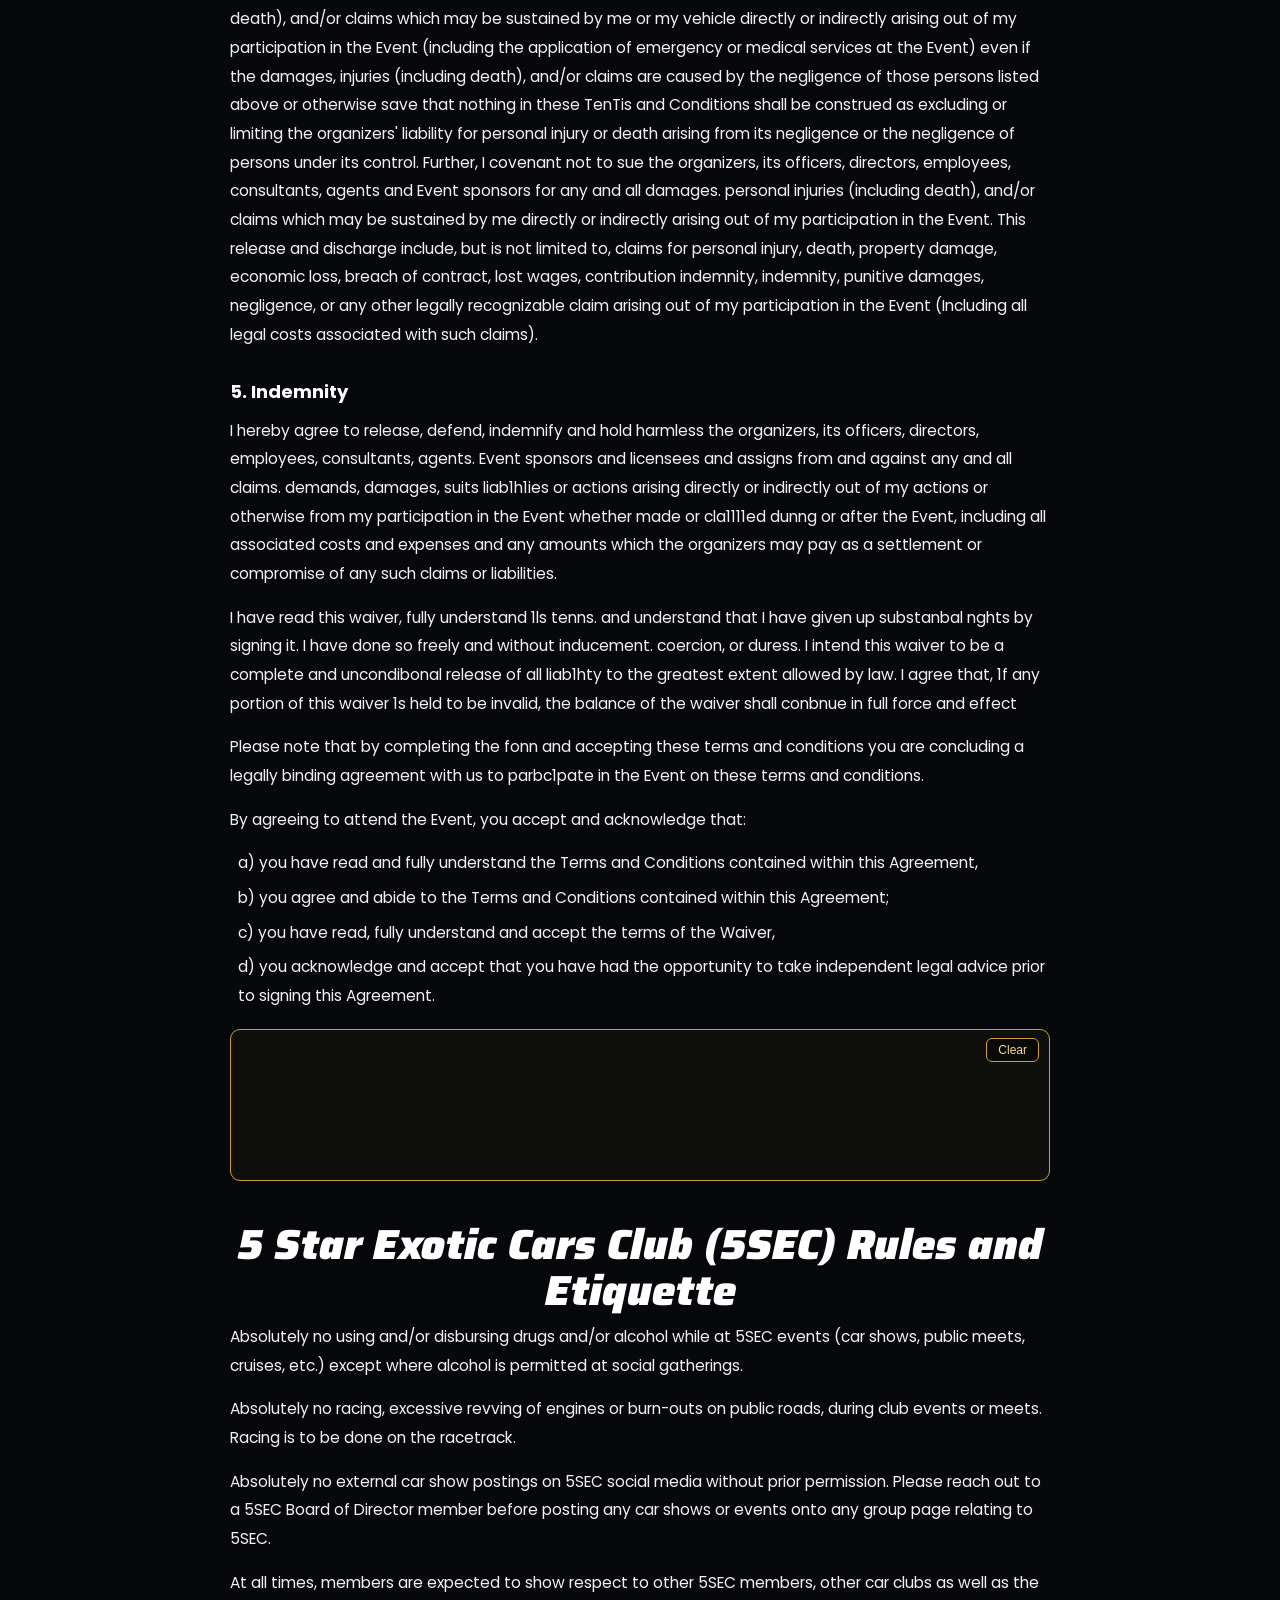
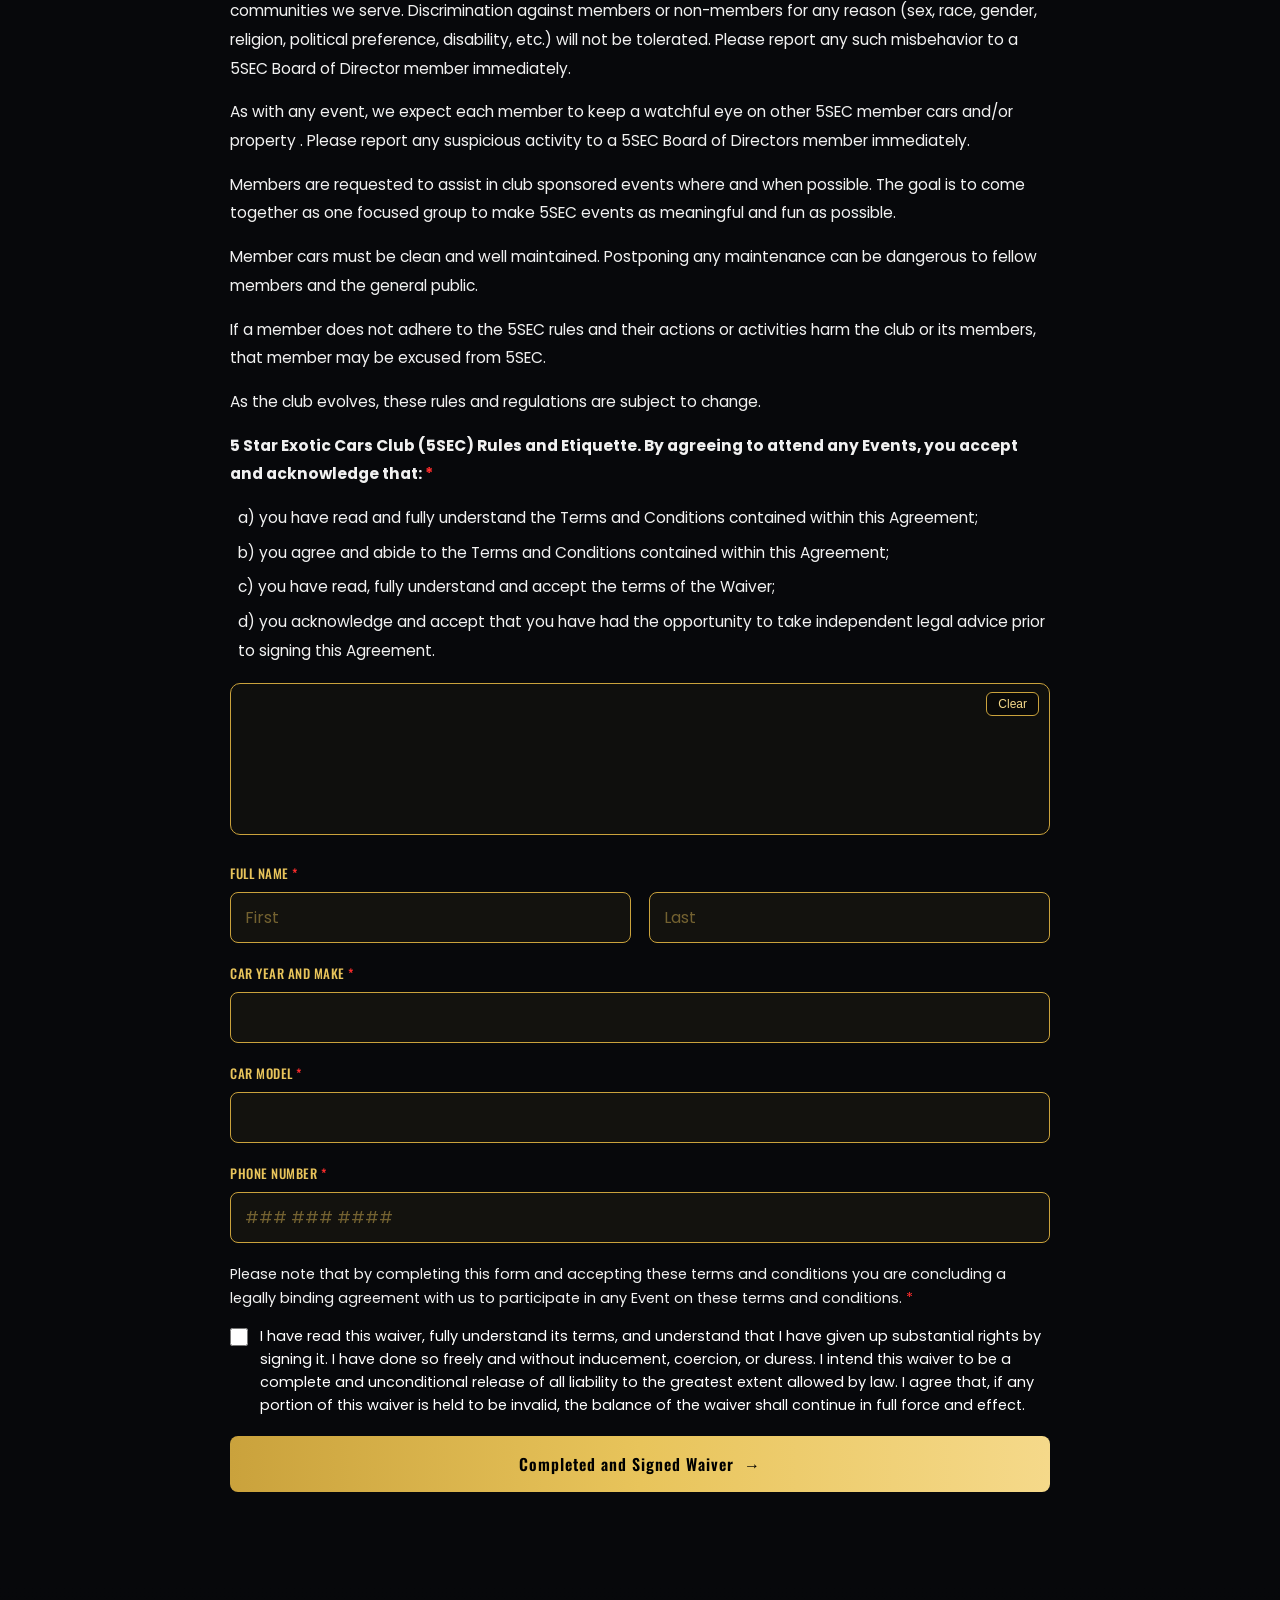
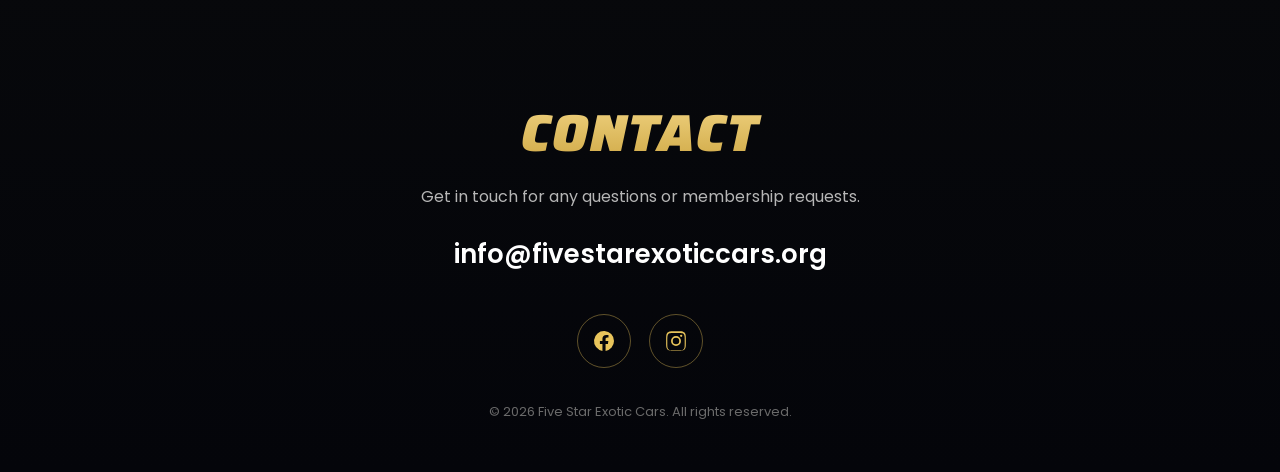
<file: waiver-and-rules.html>
<!DOCTYPE html>
<html lang="en">
<head>
  <meta charset="UTF-8" />
  <meta name="viewport" content="width=device-width, initial-scale=1.0" />
  <meta name="description" content="Five Star Exotic Cars — Waiver and Rules." />
  <title>Waiver and Rules — Five Star Exotic Cars</title>

  <link rel="preconnect" href="https://fonts.googleapis.com" />
  <link rel="preconnect" href="https://fonts.gstatic.com" crossorigin />
  <link href="https://fonts.googleapis.com/css2?family=Saira+Condensed:wght@700;800;900&family=Kaushan+Script&family=Poppins:ital,wght@0,400;0,500;0,600;0,700;0,800;1,800;1,900&family=Saira:ital,wght@0,700;0,900;1,900&family=Oswald:wght@300;400;600&display=swap" rel="stylesheet" />

  <link rel="stylesheet" href="css/style.css?v=5" />
</head>
<body class="legal-page">

  <!-- ============ NAVBAR ============ -->
  <header class="navbar scrolled" id="navbar">
    <a href="index.html" class="brand" aria-label="Five Star Exotic Cars home">
      <img src="logo.svg" alt="Five Star Exotic Cars" class="brand__logo"
           onerror="this.style.display='none';this.nextElementSibling.style.display='flex';" />
      <span class="brand__fallback" aria-hidden="true">
        <strong>FIVE STAR</strong><em>Exotic Cars</em>
      </span>
    </a>

    <nav class="nav" aria-label="Main menu">
      <ul class="nav__list" id="navList">
        <li><a href="waiver-and-rules.html" class="nav__link nav__link--active">Waiver and Rules</a></li>
        <li><a href="event-calendar.html" class="nav__link">Event Calendar</a></li>
        <li><a href="join.html"           class="nav__link">Join Five Star Exotic Cars</a></li>
        <li><a href="products.html" class="nav__link">Our Products</a></li>
        <li><a href="#contact"  class="nav__link">Contact</a></li>
      </ul>
    </nav>

    <button class="nav-toggle" id="navToggle" aria-label="Toggle menu" aria-expanded="false">
      <span></span><span></span><span></span>
    </button>
  </header>

  <!-- ============ BANNER ============ -->
  <section class="waiver-banner">
    <div class="waiver-banner__frame">
      <img src="banner.jpg" alt="Five Star Exotic Cars" />
    </div>
  </section>

  <!-- ============ WAIVER DOC ============ -->
  <main class="legal waiver-doc">
    <div class="legal__inner">

      <h1 class="doc-h1">Five Star Exotic Cars Club Waiver</h1>

      <h2 class="doc-h2">Release and Waiver of Responsibility</h2>

      <h3 class="doc-h3">1. Risks Associated with Participation</h3>
      <p>I acknowledge and accept that participation in an event such as the Five Star Exotic Cars Club drive (the "Event") is potentially dangerous and that there are numerous risks associated with my participation. Such risks and dangers include, but are not limited to, traffic accidents, collisions with pedestrians, vehicles, other drivers, and/or fixed or moving objects, and the negligence of other drivers.</p>
      <p>Further, I fully understand and accept that my participation in the Event may result in serious bodily injury and/or death to myself. or others. I further realize and understand that the route of the Event will require driving on public/private roadways upon which the hazards of travelling are to be expected. Further, I realize that participation in the Event will require strenuous physical exertion, as participants will be required to drive for very long periods of time over several days, including the risk of driving through inclement weather.</p>

      <h3 class="doc-h3">2. Assumption of the Risks</h3>
      <p>With full knowledge and understanding of the risks associated with my participation in the Event. I enter the Event voluntarily and fully accept and assume every such risk for loss, damage, or personal injury (including death).</p>

      <h3 class="doc-h3">3. Compliance with Terms and Conditions</h3>
      <p>I agree to comply with all the Event's terms and conditions of entry. I acknowledge and understand that the organizers of the Event will use reasonable efforts to ensure that all other participants abide by the terms and conditions of entry. but that it cannot guarantee that the participants will abide by these terms and conditions.</p>

      <h3 class="doc-h3">4. Release of Liability</h3>
      <p>Upon agreeing and being permitted to participate in the Event, I hereby waive, release, and forever discharge, for myself, my heirs, executors. administrators and legal representatives. any and all rights and/or claims which I have. may have, or may hereafter accrue to me against the organizers, its officers, directors, employees, consultants, agents and event sponsors for any and all damages, personal injuries (including death), and/or claims which may be sustained by me or my vehicle directly or indirectly arising out of my participation in the Event (including the application of emergency or medical services at the Event) even if the damages, injuries (including death), and/or claims are caused by the negligence of those persons listed above or otherwise save that nothing in these TenTis and Conditions shall be construed as excluding or limiting the organizers' liability for personal injury or death arising from its negligence or the negligence of persons under its control. Further, I covenant not to sue the organizers, its officers, directors, employees, consultants, agents and Event sponsors for any and all damages. personal injuries (including death), and/or claims which may be sustained by me directly or indirectly arising out of my participation in the Event. This release and discharge include, but is not limited to, claims for personal injury, death, property damage, economic loss, breach of contract, lost wages, contribution indemnity, indemnity, punitive damages, negligence, or any other legally recognizable claim arising out of my participation in the Event (Including all legal costs associated with such claims).</p>

      <h3 class="doc-h3">5. Indemnity</h3>
      <p>I hereby agree to release, defend, indemnify and hold harmless the organizers, its officers, directors, employees, consultants, agents. Event sponsors and licensees and assigns from and against any and all claims. demands, damages, suits liab1h1ies or actions arising directly or indirectly out of my actions or otherwise from my participation in the Event whether made or cla1111ed dunng or after the Event, including all associated costs and expenses and any amounts which the organizers may pay as a settlement or compromise of any such claims or liabilities.</p>

      <p>I have read this waiver, fully understand 1ls tenns. and understand that I have given up substanbal nghts by signing it. I have done so freely and without inducement. coercion, or duress. I intend this waiver to be a complete and uncondibonal release of all liab1hty to the greatest extent allowed by law. I agree that, 1f any portion of this waiver 1s held to be invalid, the balance of the waiver shall conbnue in full force and effect</p>

      <p>Please note that by completing the fonn and accepting these terms and conditions you are concluding a legally binding agreement with us to parbc1pate in the Event on these terms and conditions.</p>

      <p>By agreeing to attend the Event, you accept and acknowledge that:</p>
      <ul class="legal__list">
        <li>a) you have read and fully understand the Terms and Conditions contained within this Agreement,</li>
        <li>b) you agree and abide to the Terms and Conditions contained within this Agreement;</li>
        <li>c) you have read, fully understand and accept the terms of the Waiver,</li>
        <li>d) you acknowledge and accept that you have had the opportunity to take independent legal advice prior to signing this Agreement.</li>
      </ul>

      <form class="waiver-form" id="waiverForm" novalidate>

        <!-- Signature 1 -->
        <div class="sigpad">
          <canvas class="sigpad__canvas"></canvas>
          <button type="button" class="sigpad__clear">Clear</button>
        </div>

        <h2 class="doc-h1 doc-divider">5 Star Exotic Cars Club (5SEC) Rules and Etiquette</h2>

        <p>Absolutely no using and/or disbursing drugs and/or alcohol while at 5SEC events (car shows, public meets, cruises, etc.) except where alcohol is permitted at social gatherings.</p>
        <p>Absolutely no racing, excessive revving of engines or burn-outs on public roads, during club events or meets.  Racing is to be done on the racetrack.</p>
        <p>Absolutely no external car show postings on 5SEC social media without prior permission.  Please reach out to a 5SEC Board of Director member before posting any car shows or events onto any group page relating to 5SEC.</p>
        <p>At all times, members are expected to show respect to other 5SEC members, other car clubs as well as the communities we serve.  Discrimination against members or non-members for any reason (sex, race, gender, religion, political preference, disability, etc.) will not be tolerated.  Please report any such misbehavior to a 5SEC Board of Director member immediately.</p>
        <p>As with any event, we expect each member to keep a watchful eye on other 5SEC member cars and/or property .  Please report any suspicious activity to a 5SEC Board of Directors member immediately.</p>
        <p>Members are requested to assist in club sponsored events where and when possible. The goal is to come together as one focused group to make 5SEC events as meaningful and fun as possible.</p>
        <p>Member cars must be clean and well maintained. Postponing any maintenance can be dangerous to fellow members and the general public.</p>
        <p>If a member does not adhere to the 5SEC rules and their actions or activities harm the club or its members, that member may be excused from 5SEC.</p>
        <p>As the club evolves, these rules and regulations are subject to change.</p>

        <p><strong>5 Star Exotic Cars Club (5SEC) Rules and Etiquette. By agreeing to attend any Events, you accept and acknowledge that: <span class="req">*</span></strong></p>
        <ul class="legal__list">
          <li>a) you have read and fully understand the Terms and Conditions contained within this Agreement;</li>
          <li>b) you agree and abide to the Terms and Conditions contained within this Agreement;</li>
          <li>c) you have read, fully understand and accept the terms of the Waiver;</li>
          <li>d) you acknowledge and accept that you have had the opportunity to take independent legal advice prior to signing this Agreement.</li>
        </ul>

        <!-- Signature 2 -->
        <div class="sigpad">
          <canvas class="sigpad__canvas"></canvas>
          <button type="button" class="sigpad__clear">Clear</button>
        </div>

        <!-- Form fields -->
        <div class="fsform">
          <label class="fsform__field">
            <span class="fsform__label">Full Name <span class="req">*</span></span>
            <div class="fsform__row">
              <input type="text" name="first_name" placeholder="First" required />
              <input type="text" name="last_name" placeholder="Last" required />
            </div>
          </label>

          <label class="fsform__field">
            <span class="fsform__label">Car Year and Make <span class="req">*</span></span>
            <input type="text" name="car_year_make" required />
          </label>

          <label class="fsform__field">
            <span class="fsform__label">Car Model <span class="req">*</span></span>
            <input type="text" name="car_model" required />
          </label>

          <label class="fsform__field">
            <span class="fsform__label">Phone Number <span class="req">*</span></span>
            <input type="tel" name="phone" placeholder="### ### ####" required />
          </label>
        </div>

        <p class="wnote">Please note that by completing this form and accepting these terms and conditions you are concluding a legally binding agreement with us to participate in any Event on these terms and conditions. <span class="req">*</span></p>
        <label class="wcheck">
          <input type="checkbox" name="agree" required />
          <span>I have read this waiver, fully understand its terms, and understand that I have given up substantial rights by signing it. I have done so freely and without inducement, coercion, or duress. I intend this waiver to be a complete and unconditional release of all liability to the greatest extent allowed by law. I agree that, if any portion of this waiver is held to be invalid, the balance of the waiver shall continue in full force and effect.</span>
        </label>

        <button type="submit" class="btn--waiver">Completed and Signed Waiver <span aria-hidden="true">→</span></button>
      </form>

      <div class="fsform__success" id="waiverSuccess" hidden>
        <h3>Thanks for getting in touch!</h3>
        <p>We appreciate you contacting us. One of our colleagues will get back in touch with you soon!</p>
      </div>

    </div>
  </main>

  <!-- ============ CONTACT ============ -->
  <footer class="contact" id="contact">
    <div class="contact__inner">
      <h2 class="contact__title">CONTACT</h2>
      <p class="contact__lead">Get in touch for any questions or membership requests.</p>

      <a href="mailto:info@fivestarexoticcars.org" class="contact__email">info@fivestarexoticcars.org</a>

      <div class="contact__social">
        <a href="https://www.facebook.com/groups/739974193975762" target="_blank" rel="noopener"
           class="social social--fb" aria-label="Facebook Group">
          <svg viewBox="0 0 24 24" aria-hidden="true"><path fill="currentColor" d="M22 12a10 10 0 1 0-11.56 9.88v-6.99H7.9V12h2.54V9.8c0-2.5 1.49-3.89 3.78-3.89 1.09 0 2.24.2 2.24.2v2.46h-1.26c-1.24 0-1.63.77-1.63 1.56V12h2.78l-.44 2.89h-2.34v6.99A10 10 0 0 0 22 12Z"/></svg>
        </a>
        <a href="https://www.instagram.com/five_star_exotic_cars/" target="_blank" rel="noopener"
           class="social social--ig" aria-label="Instagram">
          <svg viewBox="0 0 24 24" aria-hidden="true"><path fill="currentColor" d="M12 2.16c3.2 0 3.58.01 4.85.07 1.17.05 1.8.25 2.23.41.56.22.96.48 1.38.9.42.42.68.82.9 1.38.16.42.36 1.06.41 2.23.06 1.27.07 1.65.07 4.85s-.01 3.58-.07 4.85c-.05 1.17-.25 1.8-.41 2.23-.22.56-.48.96-.9 1.38-.42.42-.82.68-1.38.9-.42.16-1.06.36-2.23.41-1.27.06-1.65.07-4.85.07s-3.58-.01-4.85-.07c-1.17-.05-1.8-.25-2.23-.41a3.7 3.7 0 0 1-1.38-.9 3.7 3.7 0 0 1-.9-1.38c-.16-.42-.36-1.06-.41-2.23C2.17 15.58 2.16 15.2 2.16 12s.01-3.58.07-4.85c.05-1.17.25-1.8.41-2.23.22-.56.48-.96.9-1.38.42-.42.82-.68 1.38-.9.42-.16 1.06-.36 2.23-.41C8.42 2.17 8.8 2.16 12 2.16Zm0 1.8c-3.15 0-3.52.01-4.76.07-.92.04-1.42.2-1.75.33-.44.17-.75.37-1.08.7-.33.33-.53.64-.7 1.08-.13.33-.29.83-.33 1.75-.06 1.24-.07 1.61-.07 4.76s.01 3.52.07 4.76c.04.92.2 1.42.33 1.75.17.44.37.75.7 1.08.33.33.64.53 1.08.7.33.13.83.29 1.75.33 1.24.06 1.61.07 4.76.07s3.52-.01 4.76-.07c.92-.04 1.42-.2 1.75-.33.44-.17.75-.37 1.08-.7.33-.33.53-.64.7-1.08.13-.33.29-.83.33-1.75.06-1.24.07-1.61.07-4.76s-.01-3.52-.07-4.76c-.04-.92-.2-1.42-.33-1.75a2.9 2.9 0 0 0-.7-1.08 2.9 2.9 0 0 0-1.08-.7c-.33-.13-.83-.29-1.75-.33-1.24-.06-1.61-.07-4.76-.07Zm0 3.07a4.97 4.97 0 1 1 0 9.94 4.97 4.97 0 0 1 0-9.94Zm0 8.2a3.23 3.23 0 1 0 0-6.46 3.23 3.23 0 0 0 0 6.46Zm6.34-8.4a1.16 1.16 0 1 1-2.32 0 1.16 1.16 0 0 1 2.32 0Z"/></svg>
        </a>
      </div>

      <p class="contact__copy">© 2026 Five Star Exotic Cars. All rights reserved.</p>
    </div>
  </footer>

  <script src="js/main.js?v=5"></script>
</body>
</html>
</file>
<file: css/style.css>
/* ============================================================
   Five Star Exotic Cars — Styles
   Theme: Black + Gold | Premium, smooth, responsive
   ============================================================ */

:root{
  --black:#07080b;
  --black-2:#0d0f14;
  --gold:#e8c45b;          /* logo gold */
  --gold-soft:#f5d98a;
  --gold-deep:#caa23c;
  --red:#ff2d2d;
  --red-deep:#c20000;
  --blue:#2f8bff;
  --blue-deep:#1357c4;
  --white:#f6f6f6;
  --gray:#b6b6b6;
  --nav-h:64px;
  --maxw:1240px;
  --ease:cubic-bezier(.22,.61,.36,1);
}

*{margin:0;padding:0;box-sizing:border-box}
html{scroll-behavior:smooth}
section[id],footer[id]{scroll-margin-top:84px}
body{
  font-family:'Poppins',system-ui,Arial,sans-serif;
  background:var(--black);
  color:var(--white);
  overflow-x:hidden;
  -webkit-font-smoothing:antialiased;
}
a{color:inherit;text-decoration:none}
img{max-width:100%;display:block}
video{max-width:100%}
ul{list-style:none}
*{ -webkit-tap-highlight-color:rgba(232,196,91,.2) }

/* ====================== NAVBAR ====================== */
.navbar{
  position:fixed;top:0;left:0;width:100%;height:var(--nav-h);z-index:1000;
  display:flex;align-items:center;justify-content:space-between;
  padding:0 clamp(16px,4vw,46px);
  background:linear-gradient(180deg,rgba(0,0,0,.85),rgba(0,0,0,.35) 70%,transparent);
  transition:background .4s var(--ease),height .4s var(--ease),box-shadow .4s var(--ease);
}
.navbar.scrolled{
  background:rgba(7,7,7,.94);
  backdrop-filter:blur(10px);
  box-shadow:0 6px 28px rgba(0,0,0,.55);
  border-bottom:1px solid rgba(232,196,91,.18);
}

/* Brand / logo — fixed top-left */
.brand{display:flex;align-items:center;gap:12px;height:100%}
.brand__logo{height:40px;width:auto}
.brand__fallback{display:none;flex-direction:column;line-height:1;font-style:normal}
.brand__fallback strong{
  font-family:'Saira',sans-serif;font-weight:900;font-style:italic;
  font-size:22px;letter-spacing:.5px;
  background:linear-gradient(180deg,#fff,#cfcfcf 45%,#8f8f8f);
  -webkit-background-clip:text;background-clip:text;color:transparent;
}
.brand__fallback em{font-family:'Kaushan Script',cursive;color:var(--gold);font-size:15px;margin-top:2px}

/* Menu */
.nav__list{display:flex;align-items:center;gap:clamp(14px,2.4vw,34px)}
.nav__link{
  position:relative;font-weight:500;font-size:15px;color:var(--white);
  padding:6px 2px;letter-spacing:.2px;transition:color .3s var(--ease);
}
.nav__link::after{
  content:"";position:absolute;left:0;bottom:-2px;height:2px;width:100%;
  background:linear-gradient(90deg,var(--gold),var(--gold-soft));
  transform:scaleX(0);transform-origin:left;
  transition:transform .45s var(--ease);
  box-shadow:0 0 10px rgba(232,196,91,.55);
}
.nav__link:hover{color:var(--gold)}
.nav__link:hover::after{transform:scaleX(1)}

/* Dropdown submenu (Our Products) */
.nav__item--dropdown{position:relative}
.nav__caret{display:inline-block;font-size:10px;color:var(--gold);transition:transform .3s var(--ease)}
.nav__item--dropdown:hover .nav__caret{transform:rotate(180deg)}
/* hover bridge: keep hover across the gap between link and menu */
.nav__item--dropdown::after{content:"";position:absolute;top:100%;left:0;width:100%;height:16px}
.nav__dropdown{
  position:absolute;top:calc(100% + 12px);left:50%;transform:translateX(-50%) translateY(10px);
  min-width:190px;display:flex;flex-direction:column;gap:3px;padding:8px;
  background:rgba(10,10,10,.97);backdrop-filter:blur(12px);
  border:1px solid rgba(232,196,91,.22);border-radius:12px;
  box-shadow:0 16px 38px rgba(0,0,0,.55);
  opacity:0;visibility:hidden;pointer-events:none;z-index:1001;
  transition:opacity .3s var(--ease),transform .3s var(--ease),visibility .3s}
.nav__item--dropdown:hover .nav__dropdown,
.nav__item--dropdown:focus-within .nav__dropdown{
  opacity:1;visibility:visible;pointer-events:auto;transform:translateX(-50%) translateY(0)}
.nav__dropdown-link{display:block;padding:11px 16px;border-radius:8px;font-size:14px;color:#ededed;
  white-space:nowrap;position:relative;transition:background .25s var(--ease),color .25s var(--ease),padding-left .25s var(--ease)}
.nav__dropdown-link:hover{background:rgba(232,196,91,.12);color:var(--gold);padding-left:22px}

/* Hamburger (mobil) */
.nav-toggle{display:none;flex-direction:column;gap:5px;background:none;border:0;cursor:pointer;padding:8px;z-index:1100}
.nav-toggle span{width:26px;height:2px;background:var(--gold);border-radius:2px;transition:.35s var(--ease)}
.nav-toggle.open span:nth-child(1){transform:translateY(7px) rotate(45deg)}
.nav-toggle.open span:nth-child(2){opacity:0}
.nav-toggle.open span:nth-child(3){transform:translateY(-7px) rotate(-45deg)}

/* ====================== HERO ====================== */
.hero{position:relative;height:100vh;height:100dvh;min-height:480px;width:100%;overflow:hidden;
  display:flex;align-items:center;justify-content:center}
/* Video: fixed behind the whole page (parallax + natural transition into sections) */
.hero__media{position:fixed;top:0;left:0;width:100%;height:100vh;height:100dvh;z-index:-2;
  will-change:transform;backface-visibility:hidden}
.hero__video{position:absolute;inset:0;width:100%;height:100%;object-fit:cover;
  opacity:0;transition:opacity .6s linear;backface-visibility:hidden}
.hero__video--a{opacity:1}
.hero__overlay{position:fixed;inset:0;z-index:-1;
  background:
    radial-gradient(460px circle at var(--mx,50%) var(--my,40%),rgba(232,196,91,.12),transparent 55%),
    radial-gradient(120% 90% at 50% 28%,rgba(0,0,0,.2),rgba(0,0,0,.6) 78%),
    linear-gradient(180deg,rgba(0,0,0,.5),transparent 38%,rgba(7,8,11,.72))}
.hero__content{position:absolute;top:16vh;left:0;width:100%;text-align:center;padding:0 18px}

/* italik1.png title (CSS) */
.hero-title{display:flex;flex-direction:column;align-items:center;line-height:.92;opacity:.92}

/* 2 — Red script: vivid bright red (no neon) */
.hero-title__lets{
  font-family:'Kaushan Script',cursive;color:#ff1e1e;
  font-size:clamp(16px,3vw,36px);transform:rotate(-4deg) translateX(12%);
  margin-bottom:-.08em;position:relative;z-index:2;
  text-shadow:0 2px 6px rgba(0,0,0,.5);
}
.hero-title__exotic{
  font-family:'Kaushan Script',cursive;color:#ff1e1e;
  font-size:clamp(22px,5vw,64px);transform:rotate(-5deg);
  margin-top:-.14em;position:relative;z-index:2;
  text-shadow:0 2px 8px rgba(0,0,0,.55);
}

/* 1 — FIVE STAR: bold condensed sans, flat (no tilt) */
.hero-title__main{
  font-family:'Saira Condensed',sans-serif;font-weight:900;line-height:.86;
  font-size:clamp(50px,11.5vw,158px);letter-spacing:clamp(1px,.4vw,4px);
  background:linear-gradient(180deg,#ffffff 6%,#f2f2f2 34%,#9fa3a8 56%,#ededed 72%,#7c7f84 100%);
  -webkit-background-clip:text;background-clip:text;color:transparent;
  filter:drop-shadow(0 5px 7px rgba(0,0,0,.5));
}

/* 3 — Subtitle: standard sans, minimalist */
.hero-title__sub{
  font-family:'Helvetica Neue',Arial,Roboto,sans-serif;font-weight:400;color:#eaeaea;
  font-size:clamp(10px,1.4vw,15px);letter-spacing:clamp(3px,1vw,9px);
  margin-top:1.4em;text-transform:uppercase;
}

/* Hero buttons (form.png) */
.hero__actions{display:flex;gap:18px;justify-content:center;flex-wrap:wrap;margin-top:24vh}
.btn{
  display:inline-flex;align-items:center;gap:9px;cursor:pointer;
  font-family:'Poppins',system-ui,sans-serif;font-weight:600;letter-spacing:.8px;
  font-size:12.5px;text-transform:uppercase;color:#fff;
  padding:11px 19px;border-radius:8px;position:relative;
  background:linear-gradient(180deg,rgba(20,20,20,.9),rgba(0,0,0,.92));
  border:1.5px solid transparent;overflow:hidden;
  transition:transform .25s var(--ease),box-shadow .35s var(--ease),border-color .35s var(--ease);
}
.btn__icon{width:17px;height:17px;flex-shrink:0}
.btn__arrow{transition:transform .35s var(--ease);font-weight:700}
.btn:hover .btn__arrow{transform:translateX(6px)}
.btn:active{transform:scale(.96)}
.btn::before{ /* shine sweep */
  content:"";position:absolute;top:0;left:-120%;width:60%;height:100%;
  background:linear-gradient(120deg,transparent,rgba(255,255,255,.18),transparent);
  transform:skewX(-20deg);transition:left .6s var(--ease);
}
.btn:hover::before{left:140%}

.btn--red{border-color:var(--red);color:#ffdede;
  box-shadow:0 0 0 rgba(255,45,45,0),inset 0 0 18px rgba(255,45,45,.12)}
.btn--red:hover{transform:translateY(-3px);
  box-shadow:0 8px 26px rgba(255,45,45,.4),0 0 22px rgba(255,45,45,.55),inset 0 0 20px rgba(255,45,45,.2)}

.btn--blue{border-color:var(--blue);color:#dcebff;
  box-shadow:0 0 0 rgba(47,139,255,0),inset 0 0 18px rgba(47,139,255,.12)}
.btn--blue:hover{transform:translateY(-3px);
  box-shadow:0 8px 26px rgba(47,139,255,.4),0 0 22px rgba(47,139,255,.55),inset 0 0 20px rgba(47,139,255,.2)}

/* Scroll indicator */
.hero__scroll{position:absolute;bottom:26px;left:50%;transform:translateX(-50%);
  width:26px;height:42px;border:2px solid rgba(232,196,91,.7);border-radius:14px;display:flex;justify-content:center}
.hero__scroll span{width:4px;height:9px;background:var(--gold);border-radius:3px;margin-top:7px;animation:scrollDot 1.6s infinite}
@keyframes scrollDot{0%{opacity:0;transform:translateY(-4px)}40%{opacity:1}80%{opacity:0;transform:translateY(12px)}}

/* ====================== EVENT ====================== */
/* Top edge transparent → video flows in → settles into the dark palette below */
.event{padding:clamp(90px,12vw,160px) clamp(16px,5vw,40px) clamp(70px,10vw,130px);
  background:
    radial-gradient(70% 50% at 50% 6%,rgba(232,196,91,.08),transparent 60%),
    linear-gradient(180deg,
      rgba(7,8,11,0) 0%,
      rgba(7,8,11,.45) 10%,
      rgba(7,8,11,.85) 26%,
      var(--black) 48%)}
.event__inner{max-width:var(--maxw);margin:0 auto;display:grid;
  grid-template-columns:minmax(0,.85fr) minmax(0,1fr);gap:clamp(30px,5vw,70px);align-items:center}

.event__poster{position:relative;cursor:pointer;border-radius:14px;overflow:hidden;
  border:1px solid rgba(232,196,91,.25);box-shadow:0 18px 50px rgba(0,0,0,.6);
  transition:transform .5s var(--ease),box-shadow .5s var(--ease)}
.event__poster img{width:100%;transition:transform .6s var(--ease)}
.event__poster:hover{transform:scale(1.02);box-shadow:0 24px 60px rgba(232,196,91,.18)}
.event__poster:hover img{transform:scale(1.06)}
.event__poster img.is-missing{aspect-ratio:3/4;background:repeating-linear-gradient(45deg,#141414,#141414 14px,#1c1c1c 14px,#1c1c1c 28px);
  min-height:380px;display:flex}
.event__poster-hint{position:absolute;bottom:0;left:0;width:100%;text-align:center;
  font-size:13px;letter-spacing:1px;padding:14px;color:#fff;
  background:linear-gradient(transparent,rgba(0,0,0,.8));opacity:0;transition:opacity .4s var(--ease)}
.event__poster:hover .event__poster-hint{opacity:1}

.event__tag{display:inline-block;font-family:'Oswald',sans-serif;font-weight:600;letter-spacing:3px;
  font-size:12px;color:var(--black);background:linear-gradient(90deg,var(--gold),var(--gold-soft));
  padding:6px 14px;border-radius:30px;margin-bottom:16px}
.event__title{font-family:'Saira',sans-serif;font-weight:900;font-style:italic;
  font-size:clamp(30px,4.5vw,52px);line-height:1;margin-bottom:8px}
.event__title span{color:var(--gold)}
.event__age{color:var(--gray);font-size:14px;margin-bottom:18px}
.event__lead{font-size:17px;margin-bottom:18px;color:#ededed}
.event__lead strong{color:var(--gold-soft)}
.event__dates{display:flex;flex-direction:column;gap:8px;margin-bottom:22px}
.event__dates li{padding-left:18px;position:relative;color:#e2e2e2}
.event__dates li::before{content:"";position:absolute;left:0;top:9px;width:8px;height:8px;border-radius:50%;background:var(--gold)}
.event__dates strong{color:#fff}
.event__sub{font-family:'Oswald',sans-serif;font-weight:600;letter-spacing:2px;
  text-transform:uppercase;font-size:15px;color:var(--gold);margin-bottom:12px}
.event__list{display:grid;gap:9px;margin-bottom:20px}
.event__list li{position:relative;padding-left:26px;color:#dcdcdc;font-size:15px}
.event__list li::before{content:"✦";position:absolute;left:0;top:0;color:var(--gold)}
.event__note{font-size:13px;color:var(--gray);font-style:italic;margin-bottom:22px;
  border-left:2px solid var(--gold-deep);padding-left:12px}
.event__price{display:flex;flex-wrap:wrap;gap:20px;align-items:baseline;margin-bottom:8px}
.event__price-main{font-family:'Saira',sans-serif;font-weight:900;font-size:34px;color:#fff}
.event__price-main small,.event__price-add small{font-size:13px;color:var(--gray);font-weight:400}
.event__price-add{font-family:'Saira',sans-serif;font-weight:700;font-size:22px;color:var(--gold-soft)}
.event__limit{font-size:14px;color:var(--gray);margin-bottom:26px}
.event__limit strong{color:#fff}

.btn--soldout{font-family:'Oswald',sans-serif;font-weight:600;letter-spacing:2px;
  text-transform:uppercase;font-size:16px;color:#9a9a9a;cursor:not-allowed;
  padding:16px 34px;border-radius:8px;border:1.5px solid #3a3a3a;
  background:repeating-linear-gradient(45deg,#161616,#161616 10px,#1d1d1d 10px,#1d1d1d 20px)}

/* ====================== CONTACT ====================== */
.contact{background:linear-gradient(180deg,var(--black),#04050a);
  padding:clamp(60px,9vw,110px) 20px 50px;text-align:center}
.contact__inner{max-width:760px;margin:0 auto}
.contact__title{font-family:'Saira',sans-serif;font-weight:900;font-style:italic;
  font-size:clamp(30px,5vw,52px);letter-spacing:2px;
  background:linear-gradient(180deg,var(--gold-soft),var(--gold-deep));
  -webkit-background-clip:text;background-clip:text;color:transparent;margin-bottom:10px}
.contact__lead{color:var(--gray);margin-bottom:26px}
.contact__email{display:inline-block;font-size:clamp(18px,3vw,26px);font-weight:600;color:#fff;
  padding-bottom:4px;border-bottom:2px solid transparent;transition:.35s var(--ease)}
.contact__email:hover{color:var(--gold);border-color:var(--gold)}

.contact__social{display:flex;justify-content:center;gap:18px;margin:34px 0}
.social{width:54px;height:54px;border-radius:50%;display:grid;place-items:center;
  border:1px solid rgba(232,196,91,.4);color:var(--gold);
  transition:transform .35s var(--ease),background .35s var(--ease),color .35s var(--ease),box-shadow .35s var(--ease)}
.social svg{width:24px;height:24px}
.social:hover{transform:translateY(-5px) scale(1.08);color:#000;
  background:linear-gradient(135deg,var(--gold),var(--gold-soft));box-shadow:0 10px 26px rgba(232,196,91,.4)}
.contact__copy{color:#6a6a6a;font-size:13px;margin-top:18px}

/* ====================== FERAGAT / KURALLAR SAYFASI ====================== */
.nav__link--active{color:var(--gold)}
.nav__link--active::after{transform:scaleX(1)}

.page-header{position:relative;padding:calc(var(--nav-h) + 46px) 20px 56px;text-align:center;
  background:
    radial-gradient(70% 120% at 50% 0%,rgba(232,196,91,.12),transparent 60%),
    linear-gradient(180deg,#0c0e13,var(--black));
  border-bottom:1px solid rgba(232,196,91,.16)}
.page-header__inner{max-width:var(--maxw);margin:0 auto}
.page-header__tag{display:inline-block;font-family:'Oswald',sans-serif;font-weight:600;letter-spacing:4px;
  font-size:12px;color:var(--gold);margin-bottom:14px}
.page-header__title{font-family:'Saira Condensed',sans-serif;font-weight:900;
  font-size:clamp(38px,7vw,82px);line-height:.95;letter-spacing:1px;
  background:linear-gradient(180deg,#fff,#cfcfcf 55%,#8f8f8f);
  -webkit-background-clip:text;background-clip:text;color:transparent}
.page-header__sub{font-family:'Kaushan Script',cursive;color:var(--gold-soft);
  font-size:clamp(18px,3vw,30px);margin-top:6px}

.legal{padding:clamp(40px,6vw,72px) clamp(16px,5vw,40px) clamp(60px,8vw,90px);background:var(--black)}
.legal__inner{max-width:900px;margin:0 auto;color:#ffffff;font-size:15.5px;line-height:1.85}
.legal__h2{font-family:'Saira',sans-serif;font-weight:900;font-style:italic;color:#fff;
  font-size:clamp(22px,3.4vw,34px);margin:48px 0 18px;padding-bottom:12px;
  border-bottom:1px solid rgba(232,196,91,.25)}
.legal__inner > .legal__h2:first-child{margin-top:0}
.legal__h3{font-family:'Oswald',sans-serif;font-weight:600;letter-spacing:1.2px;color:var(--gold);
  font-size:clamp(15px,1.9vw,18px);text-transform:uppercase;margin:30px 0 10px}
.legal p{margin-bottom:16px}
.legal__list{margin:0 0 16px;padding-left:6px;display:grid;gap:8px}
.legal__list li{padding-left:4px;color:#ffffff}
.legal__contact{background:var(--black-2);border:1px solid rgba(232,196,91,.18);border-radius:10px;
  padding:18px 22px;color:#e6e6e6;line-height:1.9}
.legal__back{margin-top:40px}
.legal__back span:last-child{letter-spacing:1px}

/* ====================== APPLICATION / FORM ====================== */
.formsec{padding:clamp(40px,6vw,80px) clamp(16px,5vw,40px) clamp(70px,9vw,110px);
  background:
    radial-gradient(60% 50% at 50% 0%,rgba(232,196,91,.06),transparent 60%),
    var(--black);
  border-top:1px solid rgba(232,196,91,.14)}
.formsec__inner{max-width:760px;margin:0 auto;text-align:center}
.formsec__title{font-family:'Saira',sans-serif;font-weight:900;font-style:italic;color:#fff;
  font-size:clamp(28px,4.5vw,46px);margin:8px 0 30px;
  background:linear-gradient(180deg,#fff,#cfcfcf 55%,#9a9a9a);
  -webkit-background-clip:text;background-clip:text;color:transparent}

.fsform{display:grid;gap:18px;text-align:left}
.fsform__row{display:grid;grid-template-columns:1fr 1fr;gap:18px}
.fsform__row--3{grid-template-columns:1fr 1fr 1fr}
.fsform__field{display:flex;flex-direction:column;gap:7px}
.fsform__label{font-family:'Oswald',sans-serif;font-weight:500;letter-spacing:.5px;
  font-size:13px;text-transform:uppercase;color:var(--gold)}
.fsform__label i{color:var(--red);font-style:normal}
.fsform input,.fsform textarea{
  width:100%;background:rgba(232,196,91,.05);border:1px solid var(--gold-deep);border-radius:8px;
  color:var(--gold-soft);font-family:'Poppins',sans-serif;font-size:16px;padding:12px 14px;
  transition:border-color .3s var(--ease),box-shadow .3s var(--ease)}
.fsform textarea{resize:vertical;min-height:110px}
.fsform input::placeholder,.fsform textarea::placeholder{color:rgba(232,196,91,.45)}
.fsform input:focus,.fsform textarea:focus{outline:none;border-color:var(--gold);
  box-shadow:0 0 0 3px rgba(232,196,91,.22)}
.fsform__file{padding:10px 14px;color:var(--gold-soft);cursor:pointer}
.fsform__file::file-selector-button{background:linear-gradient(90deg,var(--gold),var(--gold-soft));
  border:0;color:#000;font-weight:600;padding:8px 14px;border-radius:6px;margin-right:12px;cursor:pointer;
  font-family:'Poppins',sans-serif}
.fsform__hint{color:rgba(232,196,91,.6);font-size:12.5px}
.fsform__submit{justify-self:start;margin-top:8px}

.fsform__success{margin-top:10px;text-align:center;background:var(--black-2);
  border:1px solid rgba(232,196,91,.3);border-radius:12px;padding:34px 24px;
  animation:fadeUp .5s var(--ease)}
.fsform__success h3{font-family:'Saira',sans-serif;font-weight:900;font-style:italic;
  color:var(--gold);font-size:clamp(20px,3vw,28px);margin-bottom:10px}
.fsform__success p{color:#d6d9dd;font-size:15.5px;line-height:1.7}
@keyframes fadeUp{from{opacity:0;transform:translateY(16px)}to{opacity:1;transform:none}}

@media(max-width:620px){
  .fsform__row,.fsform__row--3{grid-template-columns:1fr}
}

/* ====================== WAIVER DOCUMENT (photo9) ====================== */
.waiver-banner{margin-top:calc(64px + clamp(20px,4vw,46px));
  padding:0 clamp(16px,4vw,46px)}
.waiver-banner__frame{position:relative;max-width:1180px;margin:0 auto;
  border-radius:18px;overflow:hidden;box-shadow:0 24px 60px rgba(0,0,0,.55);
  -webkit-mask-image:linear-gradient(180deg,#000 80%,transparent 100%);
  mask-image:linear-gradient(180deg,#000 80%,transparent 100%);
  animation:bannerIn 1s var(--ease) both}
.waiver-banner__frame::after{content:"";position:absolute;inset:0;pointer-events:none;
  background:linear-gradient(180deg,rgba(0,0,0,.12),transparent 38%,rgba(7,8,11,.55))}
.waiver-banner img{width:100%;height:clamp(210px,36vw,460px);object-fit:cover;display:block;
  animation:bannerZoom 16s ease-in-out infinite alternate;will-change:transform}
@keyframes bannerIn{from{opacity:0;transform:translateY(26px) scale(.985)}to{opacity:1;transform:none}}
@keyframes bannerZoom{from{transform:scale(1.05)}to{transform:scale(1.12)}}

.waiver-doc .legal__inner{color:#fff;max-width:820px}
.doc-h1{font-family:'Saira',sans-serif;font-weight:900;font-style:italic;text-align:center;
  color:#fff;font-size:clamp(26px,4.2vw,42px);line-height:1.1;margin:6px 0 22px}
.doc-h2{font-weight:700;color:#fff;font-size:clamp(15px,1.8vw,17px);margin:0 0 18px}
.doc-h3{font-weight:700;color:#fff;font-size:clamp(15px,1.9vw,18px);margin:26px 0 8px}
.waiver-doc p{margin-bottom:15px;color:#f1f1f1}
.waiver-doc .legal__list{margin:0 0 18px;padding-left:4px;display:grid;gap:6px}
.waiver-doc .legal__list li{color:#f1f1f1}
.doc-divider{margin:40px 0 10px;text-align:center}

/* Signature pad */
.sigpad{position:relative;border:1px solid var(--gold-deep);border-radius:10px;
  background:rgba(232,196,91,.04);margin:6px 0 26px}
.sigpad__canvas{width:100%;height:150px;display:block;cursor:crosshair;touch-action:none;border-radius:10px}
.sigpad__clear{position:absolute;top:8px;right:10px;background:rgba(0,0,0,.4);
  border:1px solid var(--gold-deep);color:var(--gold-soft);border-radius:6px;
  font-size:12px;padding:4px 11px;cursor:pointer;transition:.25s var(--ease)}
.sigpad__clear:hover{background:var(--gold);color:#000}

/* Onay kutusu */
.wcheck{display:flex;gap:12px;align-items:flex-start;color:#fff;font-size:14.5px;line-height:1.6;margin:6px 0 10px}
.wcheck input{margin-top:3px;width:18px;height:18px;flex-shrink:0;accent-color:var(--gold);cursor:pointer}
.wnote{color:#fff;font-size:14.5px;line-height:1.6;margin:20px 0 12px}
.req{color:var(--red)}

/* Tamamla butonu */
.btn--waiver{display:flex;align-items:center;justify-content:center;gap:10px;width:100%;
  background:linear-gradient(90deg,var(--gold-deep),var(--gold),var(--gold-soft));color:#000;border:0;
  font-family:'Oswald',sans-serif;font-weight:600;letter-spacing:1px;font-size:16px;text-transform:none;
  padding:16px;border-radius:8px;cursor:pointer;margin-top:18px;
  transition:transform .25s var(--ease),box-shadow .35s var(--ease),filter .25s var(--ease)}
.btn--waiver:hover{transform:translateY(-2px);filter:brightness(1.05);
  box-shadow:0 10px 28px rgba(232,196,91,.45)}
.btn--waiver:active{transform:scale(.98)}

/* ====================== JOIN SAYFASI ====================== */
.join-hero{margin-top:calc(64px + clamp(18px,4vw,40px));
  padding:0 clamp(16px,4vw,40px) clamp(6px,2vw,18px);text-align:center}
.join-hero img{width:min(70%,360px);margin:0 auto;display:block;
  animation:bannerIn 1s var(--ease) both}

.fsform select{width:100%;background:rgba(232,196,91,.05);border:1px solid var(--gold-deep);
  border-radius:8px;color:var(--gold-soft);font-family:'Poppins',sans-serif;font-size:16px;
  padding:12px 14px;cursor:pointer;appearance:none;-webkit-appearance:none;
  background-image:url("data:image/svg+xml,%3Csvg xmlns='http://www.w3.org/2000/svg' width='12' height='8' viewBox='0 0 12 8'%3E%3Cpath fill='%23e8c45b' d='M1 1l5 5 5-5'/%3E%3C/svg%3E");
  background-repeat:no-repeat;background-position:right 14px center;
  transition:border-color .3s var(--ease),box-shadow .3s var(--ease)}
.fsform select:focus{outline:none;border-color:var(--gold);box-shadow:0 0 0 3px rgba(232,196,91,.22)}
.fsform select option{background:#0d0f14;color:#fff}
.join-intro{text-align:center;color:#d6d9dd;max-width:620px;margin:-6px auto 30px;
  font-size:16px;line-height:1.7}

/* ====================== PRODUCT PAGE ====================== */
.product{max-width:1180px;margin:0 auto;
  padding:calc(64px + clamp(28px,5vw,56px)) clamp(16px,5vw,40px) clamp(50px,7vw,90px)}
.product__grid{display:grid;grid-template-columns:1fr 1fr;gap:clamp(26px,4vw,58px);align-items:start}

.product__gallery{position:sticky;top:88px}
.product__main{border-radius:16px;overflow:hidden;border:1px solid rgba(232,196,91,.2);
  box-shadow:0 22px 54px rgba(0,0,0,.55);background:#0d0f14}
.product__main img{width:100%;display:block;aspect-ratio:1/1;object-fit:cover;
  animation:fadeUp .4s var(--ease)}
.product__thumbs{display:flex;gap:12px;margin-top:14px;flex-wrap:wrap}
.product__thumb{width:82px;height:82px;border-radius:10px;overflow:hidden;cursor:pointer;
  border:2px solid transparent;opacity:.65;transition:opacity .25s var(--ease),border-color .25s var(--ease)}
.product__thumb img{width:100%;height:100%;object-fit:cover}
.product__thumb.active,.product__thumb:hover{opacity:1;border-color:var(--gold)}

.product__info{padding-top:6px}
.product__tag{display:inline-block;font-family:'Oswald',sans-serif;font-weight:600;letter-spacing:3px;
  font-size:11px;color:var(--gold);margin-bottom:12px}
.product__title{font-family:'Saira',sans-serif;font-weight:900;font-style:italic;color:#fff;
  font-size:clamp(30px,4.5vw,52px);line-height:1;margin-bottom:14px}
.product__price{font-family:'Saira',sans-serif;font-weight:900;color:var(--gold-soft);
  font-size:clamp(24px,3vw,32px);margin-bottom:6px}
.product__stock{font-size:13px;color:#7fd18a;margin-bottom:24px;display:flex;align-items:center;gap:7px}
.product__stock::before{content:"";width:8px;height:8px;border-radius:50%;background:#56c66a;
  box-shadow:0 0 8px #56c66a}

.opt-label{display:block;font-family:'Oswald',sans-serif;font-weight:600;letter-spacing:1.5px;
  text-transform:uppercase;font-size:13px;color:var(--gold);margin:0 0 10px}
.opt-list{display:flex;gap:12px;flex-wrap:wrap;margin-bottom:26px}
.opt{padding:11px 18px;border:1px solid var(--gold-deep);border-radius:8px;
  background:rgba(232,196,91,.05);color:var(--gold-soft);cursor:pointer;
  font-family:'Poppins',sans-serif;font-size:14px;
  transition:background .25s var(--ease),color .25s var(--ease),transform .15s var(--ease)}
.opt:hover{border-color:var(--gold)}
.opt:active{transform:scale(.97)}
.opt.active{background:linear-gradient(90deg,var(--gold),var(--gold-soft));color:#000;border-color:var(--gold);font-weight:600}

.product__qtyrow{display:flex;align-items:center;gap:16px;margin-bottom:22px}
.qty{display:inline-flex;align-items:center;border:1px solid var(--gold-deep);border-radius:8px;overflow:hidden}
.qty button{width:42px;height:46px;background:rgba(232,196,91,.05);border:0;color:var(--gold-soft);
  font-size:20px;cursor:pointer;transition:background .2s}
.qty button:hover{background:rgba(232,196,91,.18)}
.qty input{width:54px;height:46px;text-align:center;background:transparent;border:0;color:#fff;
  font-family:'Poppins',sans-serif;font-size:16px;-moz-appearance:textfield}
.qty input::-webkit-outer-spin-button,.qty input::-webkit-inner-spin-button{-webkit-appearance:none}

.product__buttons{display:grid;gap:12px;margin-bottom:28px}
.btn--cart,.btn--buy{display:flex;align-items:center;justify-content:center;gap:10px;width:100%;cursor:pointer;
  font-family:'Oswald',sans-serif;font-weight:600;letter-spacing:1.5px;font-size:15px;text-transform:uppercase;
  padding:15px;border-radius:8px;
  transition:transform .25s var(--ease),box-shadow .35s var(--ease),filter .25s var(--ease),background .25s var(--ease)}
/* Add to cart — outlined (secondary) */
.btn--cart{background:transparent;color:var(--gold);border:1.5px solid var(--gold)}
.btn--cart:hover{background:rgba(232,196,91,.12);transform:translateY(-2px)}
.btn--cart:active{transform:scale(.98)}
/* Buy it now — filled gold (primary) */
.btn--buy{background:linear-gradient(90deg,var(--gold-deep),var(--gold),var(--gold-soft));color:#000;border:1.5px solid transparent}
.btn--buy:hover{transform:translateY(-2px);filter:brightness(1.05);box-shadow:0 12px 30px rgba(232,196,91,.45)}
.btn--buy:active{transform:scale(.98)}
/* disabled (sold out) */
.btn--cart:disabled,.btn--buy:disabled{opacity:.4;cursor:not-allowed;filter:grayscale(.3)}
.btn--cart:disabled:hover,.btn--buy:disabled:hover{transform:none;background:transparent;box-shadow:none}
.btn--buy:disabled:hover{background:linear-gradient(90deg,var(--gold-deep),var(--gold),var(--gold-soft))}

.product__desc{border-top:1px solid rgba(232,196,91,.15);padding-top:22px;
  color:#cfd2d6;font-size:15.5px;line-height:1.85}

/* stokta yok durumu */
.product__stock--out{color:#d98a8a}
.product__stock--out::before{background:#c24a4a;box-shadow:0 0 8px #c24a4a}
.opt.is-out{opacity:.5;cursor:not-allowed;text-decoration:line-through}
.opt.is-out:hover{border-color:var(--gold-deep)}
.product .btn--soldout{width:100%;margin-bottom:28px}

/* store pickup block */
.product__pickup{margin:-6px 0 26px}
.product__pickup-title{display:flex;align-items:flex-start;gap:9px;color:#fff;font-size:15px;margin-bottom:5px}
.product__pickup-title .dot{width:10px;height:10px;border-radius:50%;margin-top:5px;flex-shrink:0;
  background:#56c66a;box-shadow:0 0 8px #56c66a}
.product__pickup-title strong{font-weight:600}
.product__pickup-sub{color:#9a9da3;font-size:13.5px;margin:0 0 9px 19px}
.product__pickup-link{background:none;border:0;color:var(--gold);font-size:13.5px;cursor:pointer;
  text-decoration:underline;text-underline-offset:3px;padding:0 0 0 19px;font-family:inherit}
.product__pickup-link:hover{color:var(--gold-soft)}
.product__store-info{margin:12px 0 0 19px;padding:14px 16px;background:var(--black-2);
  border:1px solid rgba(232,196,91,.18);border-radius:10px;color:#d6d9dd;font-size:14px;line-height:1.75}
.product__store-info strong{color:#fff;display:block;margin-bottom:4px}
.product__store-info a{color:var(--gold)}
.product__store-info[hidden]{display:none}

/* sepete eklendi bildirimi */
.toast{position:fixed;left:50%;bottom:30px;transform:translateX(-50%) translateY(20px);
  background:rgba(13,15,20,.97);border:1px solid var(--gold);color:#fff;
  padding:14px 22px;border-radius:10px;box-shadow:0 14px 34px rgba(0,0,0,.5);
  font-size:14.5px;z-index:3000;opacity:0;visibility:hidden;
  transition:opacity .35s var(--ease),transform .35s var(--ease),visibility .35s}
.toast.show{opacity:1;visibility:visible;transform:translateX(-50%) translateY(0)}
.toast b{color:var(--gold)}

@media(max-width:780px){
  .product__grid{grid-template-columns:1fr}
  .product__gallery{position:static}
}

/* ====================== SHOP / COLLECTION ====================== */
.shop{max-width:1180px;margin:0 auto;
  padding:calc(64px + clamp(30px,5vw,58px)) clamp(16px,5vw,40px) clamp(60px,8vw,100px)}
.shop__head{text-align:center;margin-bottom:clamp(28px,5vw,52px)}
.shop__tag{display:inline-block;font-family:'Oswald',sans-serif;font-weight:600;letter-spacing:4px;
  font-size:12px;color:var(--gold);margin-bottom:12px}
.shop__title{font-family:'Saira',sans-serif;font-weight:900;font-style:italic;
  font-size:clamp(34px,6vw,64px);line-height:1;
  background:linear-gradient(180deg,#fff,#cfcfcf 55%,#8f8f8f);
  -webkit-background-clip:text;background-clip:text;color:transparent}
.shop__sub{color:var(--gray);margin-top:10px}

.shop__grid{display:grid;grid-template-columns:repeat(auto-fill,minmax(270px,1fr));gap:clamp(20px,3vw,32px)}
.card{display:flex;flex-direction:column;background:var(--black-2);text-decoration:none;color:inherit;
  border:1px solid rgba(232,196,91,.16);border-radius:16px;overflow:hidden;
  transition:transform .35s var(--ease),border-color .35s var(--ease),box-shadow .35s var(--ease)}
.card:hover{transform:translateY(-7px);border-color:rgba(232,196,91,.45);box-shadow:0 22px 48px rgba(0,0,0,.55)}
.card__media{position:relative;aspect-ratio:1/1;overflow:hidden;background:#0d0f14}
.card__media img{width:100%;height:100%;object-fit:cover;transition:transform .6s var(--ease)}
.card:hover .card__media img{transform:scale(1.07)}
.card__badge{position:absolute;top:12px;left:12px;font-family:'Oswald',sans-serif;font-weight:600;
  font-size:11px;letter-spacing:1px;padding:5px 11px;border-radius:20px;text-transform:uppercase}
.card__badge--in{background:linear-gradient(90deg,var(--gold),var(--gold-soft));color:#000}
.card__badge--out{background:rgba(194,74,74,.92);color:#fff}
.card__body{padding:16px 18px 20px;display:flex;flex-direction:column;flex:1}
.card__title{font-family:'Saira',sans-serif;font-weight:800;font-style:italic;color:#fff;
  font-size:21px;margin-bottom:5px}
.card__price{font-family:'Saira',sans-serif;font-weight:700;color:var(--gold-soft);font-size:18px}
.card__desc{color:#a9acb2;font-size:13.5px;line-height:1.6;margin:10px 0 0}
.card__cta{margin-top:14px;display:inline-flex;align-items:center;gap:6px;color:var(--gold);
  font-family:'Oswald',sans-serif;font-weight:600;letter-spacing:1px;font-size:13px;text-transform:uppercase;
  transition:gap .25s var(--ease)}
.card:hover .card__cta{gap:11px}

/* ====================== EVENT CALENDAR ====================== */
.cal-page{max-width:1080px;margin:0 auto;
  padding:calc(64px + clamp(30px,5vw,56px)) clamp(16px,5vw,40px) clamp(60px,8vw,100px)}
.cal-head{text-align:center;margin-bottom:clamp(26px,4vw,46px)}
.cal-head .shop__tag{margin-bottom:12px}
.cal-head h1{font-family:'Saira',sans-serif;font-weight:900;font-style:italic;
  font-size:clamp(32px,5.5vw,58px);line-height:1;
  background:linear-gradient(180deg,#fff,#cfcfcf 55%,#8f8f8f);
  -webkit-background-clip:text;background-clip:text;color:transparent}
.cal-head p{color:var(--gray);margin-top:10px}

.cal-layout{display:grid;grid-template-columns:1.25fr 1fr;gap:clamp(22px,3vw,40px);align-items:start}

.calendar{background:var(--black-2);border:1px solid rgba(232,196,91,.18);
  border-radius:16px;padding:clamp(16px,2.5vw,24px)}
.calendar__top{display:flex;align-items:center;justify-content:space-between;margin-bottom:18px}
.calendar__month{font-family:'Saira',sans-serif;font-weight:800;font-style:italic;color:#fff;font-size:22px}
.calendar__nav{display:flex;gap:8px}
.calendar__nav button{width:38px;height:38px;border-radius:9px;cursor:pointer;
  background:rgba(232,196,91,.06);border:1px solid var(--gold-deep);color:var(--gold);font-size:18px;
  transition:background .25s var(--ease),color .25s var(--ease)}
.calendar__nav button:hover{background:var(--gold);color:#000}
.calendar__grid{display:grid;grid-template-columns:repeat(7,1fr);gap:6px}
.calendar__dow{text-align:center;color:var(--gold);font-family:'Oswald',sans-serif;font-weight:600;
  font-size:12px;letter-spacing:1px;padding:6px 0 10px}
.cal-day{aspect-ratio:1/1;display:flex;align-items:center;justify-content:center;position:relative;
  border-radius:9px;color:#cfd2d6;font-size:14px}
.cal-day.empty{visibility:hidden}
.cal-day.today{border:1px solid var(--gold)}
.cal-day.has-event{background:rgba(232,196,91,.1);color:#fff;font-weight:700;cursor:pointer;
  transition:background .25s var(--ease),color .25s var(--ease)}
.cal-day.has-event::after{content:"";position:absolute;bottom:6px;left:50%;transform:translateX(-50%);
  width:6px;height:6px;border-radius:50%;background:var(--gold)}
.cal-day.has-event:hover,.cal-day.selected{background:linear-gradient(135deg,var(--gold),var(--gold-soft));color:#000}
.cal-day.selected::after{background:#000}

.cal-events{position:sticky;top:84px}
.cal-events h2{font-family:'Oswald',sans-serif;font-weight:600;letter-spacing:2px;text-transform:uppercase;
  font-size:15px;color:var(--gold);margin-bottom:16px}
.event-item{background:var(--black-2);border:1px solid rgba(232,196,91,.16);border-left:3px solid var(--gold);
  border-radius:10px;padding:16px 18px;margin-bottom:14px;transition:border-color .3s var(--ease),transform .3s var(--ease)}
.event-item:hover{border-color:rgba(232,196,91,.4);transform:translateX(3px)}
.event-item.is-active{border-color:var(--gold);box-shadow:0 0 0 2px rgba(232,196,91,.18)}
.event-item__date{font-family:'Oswald',sans-serif;font-weight:600;letter-spacing:1px;font-size:12px;
  color:var(--gold);text-transform:uppercase;margin-bottom:5px}
.event-item__name{font-family:'Saira',sans-serif;font-weight:700;color:#fff;font-size:18px;margin-bottom:6px}
.event-item__time{display:inline-flex;align-items:center;gap:6px;color:var(--gold-soft);font-size:13px;margin-bottom:8px}
.event-item__desc{color:#b9bcc1;font-size:13.5px;line-height:1.65}
.cal-empty{color:var(--gray);font-size:14px}

@media(max-width:820px){
  .cal-layout{grid-template-columns:1fr}
  .cal-events{position:static}
}

/* ====================== AD VIDEO (products) ====================== */
.ad-video{margin:clamp(4px,1vw,12px) 0 clamp(34px,5vw,56px)}
.ad-video__frame{position:relative;max-width:400px;margin:0 auto;border-radius:14px;overflow:hidden;
  border:1px solid rgba(232,196,91,.18);box-shadow:0 20px 50px rgba(0,0,0,.5)}
.ad-video__frame video{width:100%;display:block;height:auto}
.ad-video__frame::after{content:"";position:absolute;inset:0;pointer-events:none;
  box-shadow:inset 0 0 90px rgba(0,0,0,.35)}
.ad-video__label{position:absolute;top:12px;left:12px;z-index:2;
  font-family:'Oswald',sans-serif;font-weight:600;font-size:11px;letter-spacing:2px;text-transform:uppercase;
  color:#000;background:linear-gradient(90deg,var(--gold),var(--gold-soft));padding:5px 12px;border-radius:20px}

/* ====================== MODAL ====================== */
.modal{position:fixed;inset:0;z-index:2000;display:flex;align-items:center;justify-content:center;
  background:rgba(0,0,0,.92);backdrop-filter:blur(6px);padding:30px;
  opacity:0;visibility:hidden;transition:opacity .4s var(--ease),visibility .4s}
.modal.open{opacity:1;visibility:visible}
.modal__img{max-width:92vw;max-height:90vh;border-radius:10px;
  box-shadow:0 20px 70px rgba(0,0,0,.8);transform:scale(.9);transition:transform .45s var(--ease)}
.modal.open .modal__img{transform:scale(1)}
.modal__close{position:absolute;top:22px;right:30px;width:48px;height:48px;border-radius:50%;
  background:rgba(255,255,255,.08);border:1px solid rgba(232,196,91,.4);color:var(--gold);
  font-size:30px;line-height:1;cursor:pointer;transition:.3s var(--ease)}
.modal__close:hover{background:var(--gold);color:#000;transform:rotate(90deg)}

/* ====================== REVEAL (scroll animasyon) ====================== */
.reveal{opacity:0;transform:translateY(38px);transition:opacity .8s var(--ease),transform .8s var(--ease)}
.reveal.visible{opacity:1;transform:none}

/* ====================== RESPONSIVE ====================== */
@media(max-width:920px){
  .nav-toggle{display:flex}
  .nav{position:fixed;inset:0 0 0 auto;width:min(78vw,330px);height:100vh;
    background:rgba(8,8,8,.98);backdrop-filter:blur(14px);
    transform:translateX(100%);transition:transform .45s var(--ease);
    display:flex;align-items:center;border-left:1px solid rgba(232,196,91,.2)}
  .nav.open{transform:translateX(0)}
  .nav__list{flex-direction:column;gap:26px;width:100%;padding:0 30px}
  .nav__link{font-size:18px}
  /* mobilde alt menu inline acik */
  .nav__caret{display:none}
  .nav__item--dropdown::after{display:none}
  .nav__dropdown{position:static;transform:none;opacity:1;visibility:visible;pointer-events:auto;
    background:none;border:0;box-shadow:none;backdrop-filter:none;min-width:0;
    padding:12px 0 0 16px;margin-top:0;gap:14px}
  .nav__dropdown-link{font-size:15px;padding:0;color:var(--gold-soft)}
  .nav__dropdown-link:hover{padding-left:0;background:none;color:var(--gold)}
  .event__inner{grid-template-columns:1fr}
  .event__poster{max-width:440px;margin:0 auto}
}
@media(max-width:520px){
  .hero__actions{flex-direction:column;width:100%;max-width:300px;margin-inline:auto}
  .btn{justify-content:center;width:100%}
  .modal__close{top:14px;right:16px}
}

/* Mobile: show the WHOLE hero video (whole car + background), uncropped, no zoom */
@media(max-width:768px){
  .hero__media{transform:none!important}        /* hard-disable any parallax zoom on mobile */
  .hero__video{position:absolute;inset:auto;left:50%;top:50%;
    transform:translate(-50%,-50%);
    width:100%;height:auto;max-height:80vh;object-fit:contain;
    -webkit-mask-image:linear-gradient(180deg,transparent 0%,#000 18%,#000 82%,transparent 100%);
    mask-image:linear-gradient(180deg,transparent 0%,#000 18%,#000 82%,transparent 100%)}
}

/* Small phones */
@media(max-width:430px){
  .btn{font-size:11.5px;padding:11px 15px;letter-spacing:.5px}
  .hero-title__sub{letter-spacing:clamp(2px,2vw,6px)}
  .event__title{font-size:clamp(26px,8vw,40px)}
  .product__title,.doc-h1{font-size:clamp(24px,7.5vw,34px)}
  .shop__title,.cal-head h1,.page-header__title{font-size:clamp(30px,9vw,46px)}
  .contact__email{font-size:clamp(15px,5vw,22px);word-break:break-word}
  .legal__inner{font-size:14.8px}
  .calendar{padding:12px}
  .cal-day{font-size:13px;border-radius:7px}
  .product__buttons .btn--cart,.product__buttons .btn--buy{font-size:14px}
}
/* Short / landscape phones */
@media(max-height:560px) and (orientation:landscape){
  .hero{min-height:440px}
  .hero__content{top:11vh}
  .hero__actions{margin-top:15vh}
}

@media(prefers-reduced-motion:reduce){
  *{animation:none!important;transition-duration:.01ms!important;scroll-behavior:auto}
}
</file>
